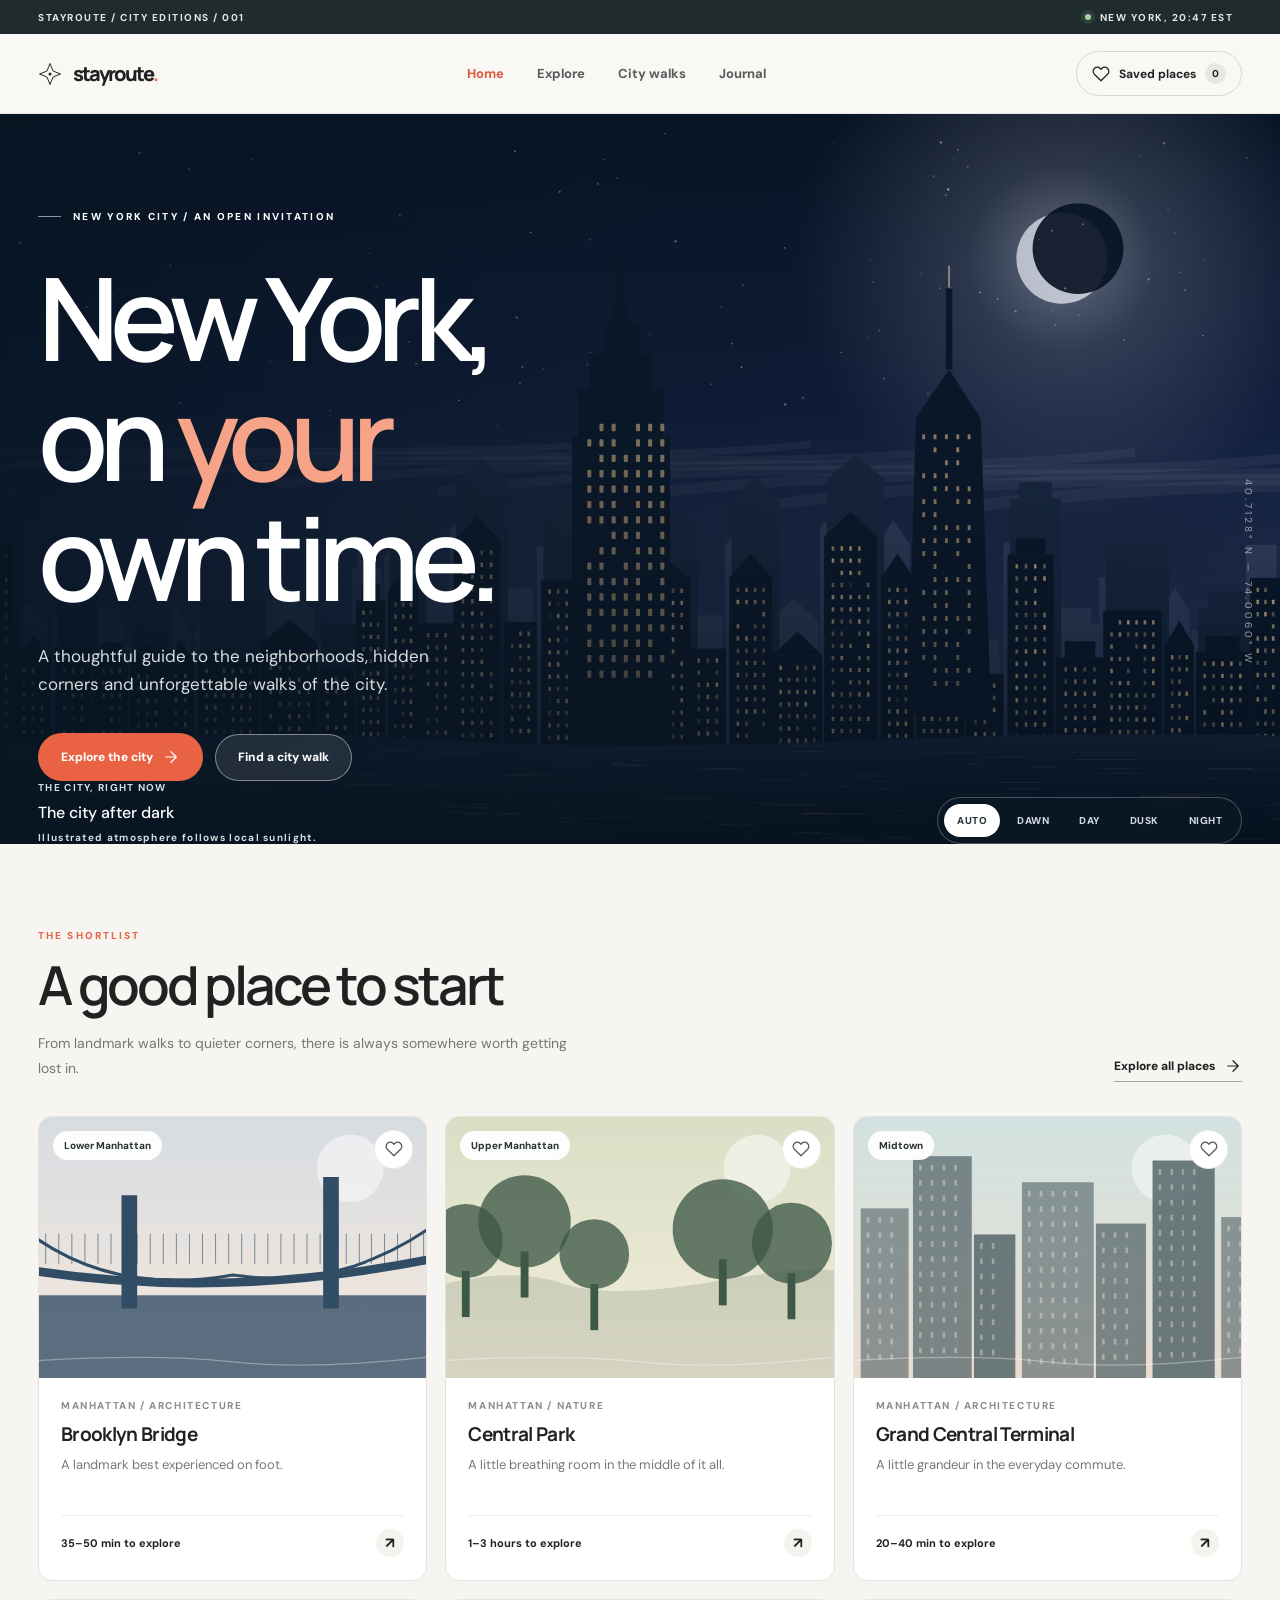
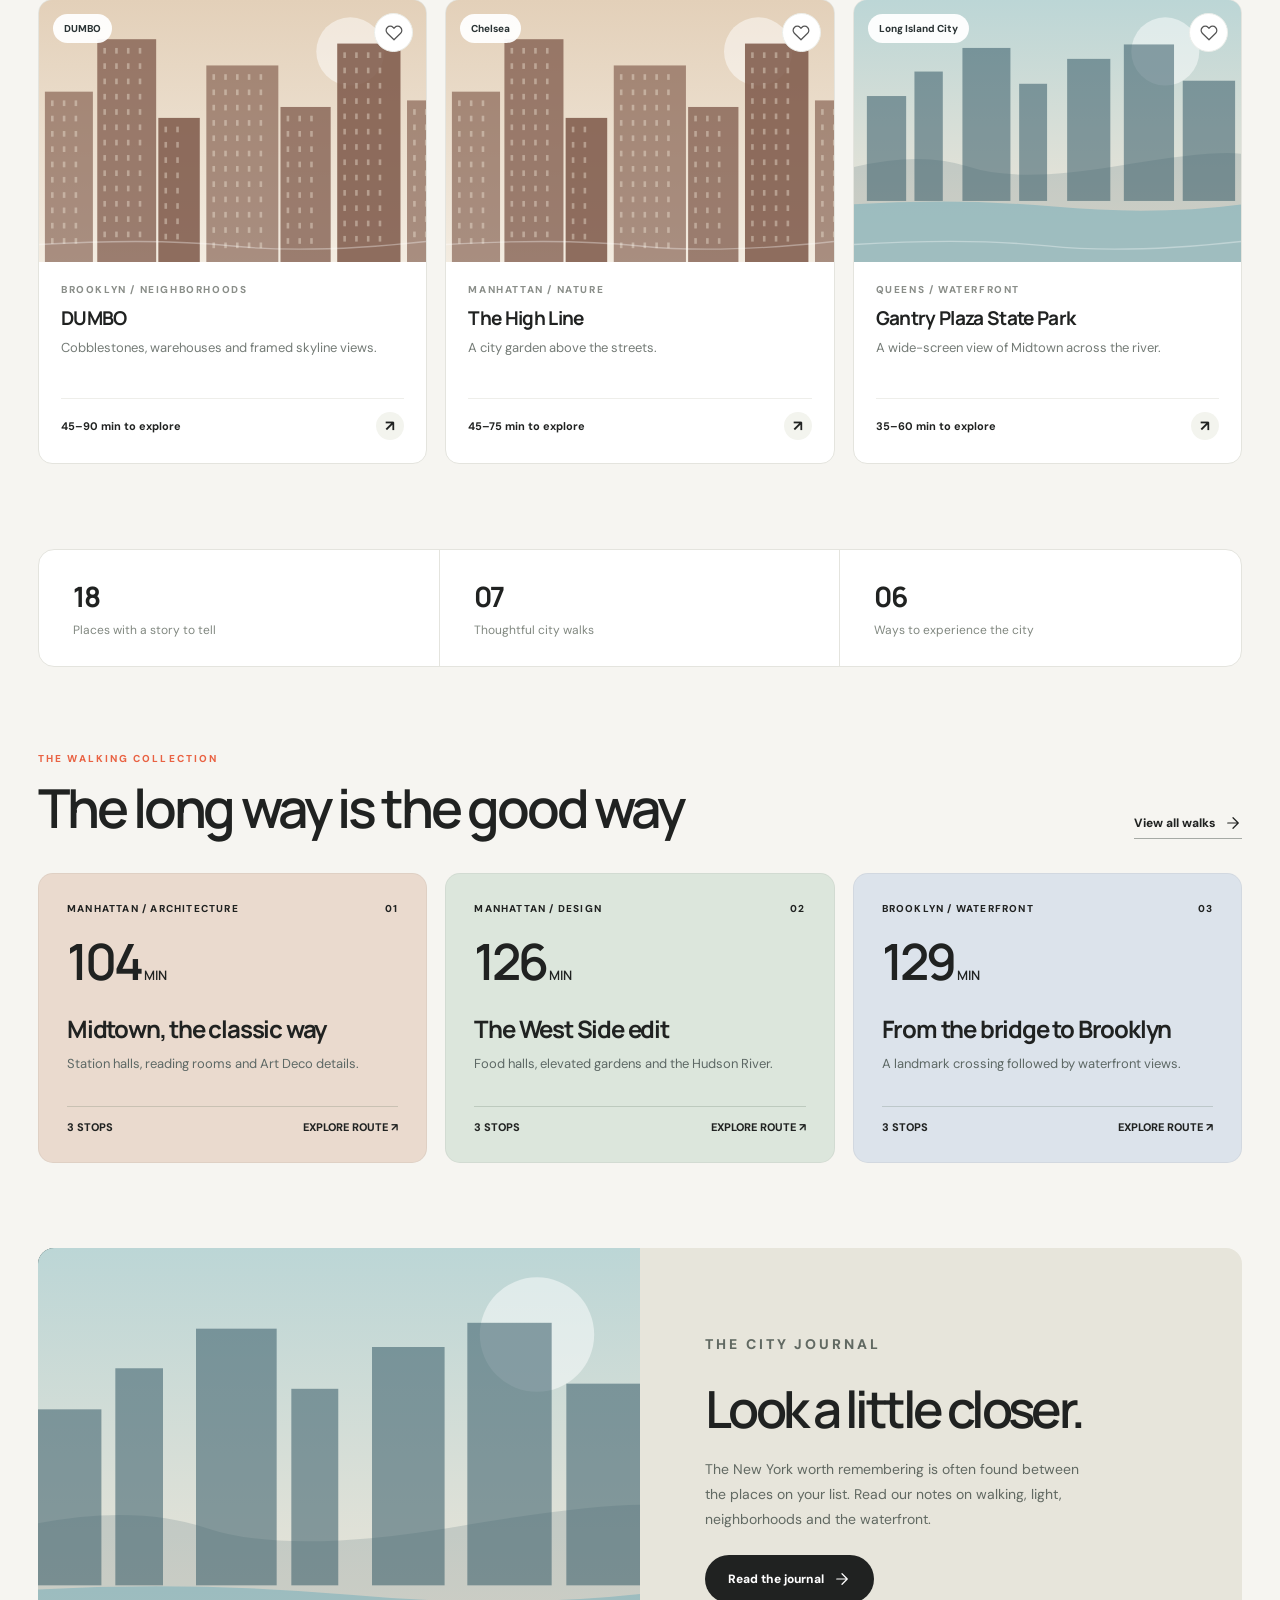
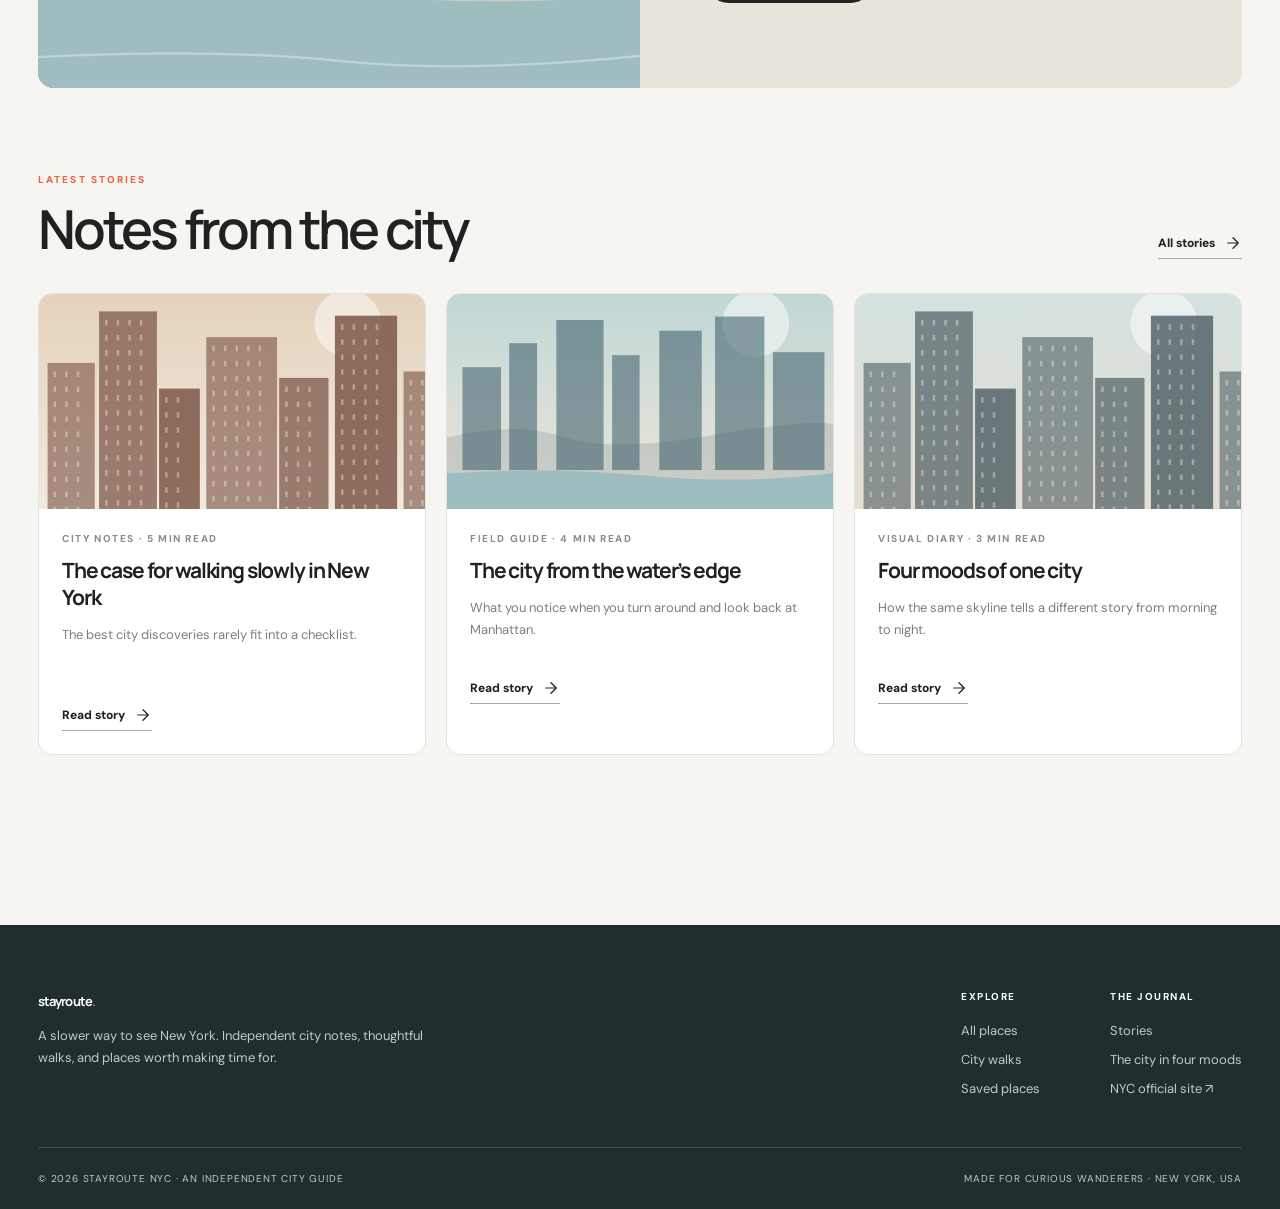
<file: sites/stayroute-nyc/index.html>
<!doctype html>
<html lang="en"><head><meta charset="UTF-8"><meta name="viewport" content="width=device-width,initial-scale=1"><meta name="theme-color" content="#f6f5f1"><meta name="description" content="Stayroute NYC — an independent city guide to New York's places, neighborhoods, and walks."><title>New York in your own time | Stayroute NYC</title><link rel="icon" type="image/svg+xml" href="assets/favicon.svg"><link rel="stylesheet" href="css/site.css"><script defer src="js/data.js"></script><script defer src="js/site.js"></script></head><body data-page="index"><a class="skip" href="#main">Skip to content</a><div class="notice-strip"><div class="wrap notice-inner"><span>STAYROUTE / CITY EDITIONS / 001</span><div class="local-status"><span class="live-dot"></span><span>NEW YORK, <span id="ny-time">--:--</span> <span id="ny-zone">ET</span></span><span class="notice-value" id="ny-weather"></span></div></div></div><header class="site-header"><div class="wrap header-row"><a class="brand" href="index.html" aria-label="Stayroute NYC home"><svg viewBox="0 0 32 32" fill="none" aria-hidden="true"><path d="M16 2L20 12L30 16L20 20L16 30L12 20L2 16L12 12L16 2Z" stroke="currentColor" stroke-width="1.3"/><circle cx="16" cy="16" r="2" fill="currentColor"/></svg><span>stayroute<b>.</b></span></a><nav class="header-links" id="main-nav" aria-label="Primary navigation"><a data-nav="index" href="index.html">Home</a><a data-nav="explore" href="explore.html">Explore</a><a data-nav="walks" href="walks.html">City walks</a><a data-nav="journal" href="journal.html">Journal</a></nav><div class="header-actions"><a class="favorites-link" href="saved.html" aria-label="View saved places"><svg class="icon" viewBox="0 0 24 24"><path d="M20.8 4.6a5.5 5.5 0 0 0-7.8 0L12 5.7l-1.1-1.1a5.5 5.5 0 1 0-7.8 7.8L12 21l8.8-8.6a5.5 5.5 0 0 0 0-7.8Z"/></svg><span class="fav-caption">Saved places</span><span class="favorites-count" id="fav-count">0</span></a><button class="menu-button" id="menu-toggle" type="button" aria-label="Toggle navigation" aria-expanded="false"><svg class="icon" viewBox="0 0 24 24"><path d="M4 7h16M4 12h16M4 17h16"/></svg></button></div></div></header><main class="page" id="main"></main><footer class="site-footer"><div class="wrap"><div class="footer-top"><div><p class="footer-title">stayroute<span style="color:#e96243">.</span></p><p>A slower way to see New York. Independent city notes, thoughtful walks, and places worth making time for.</p></div><div class="footer-links"><div><b>EXPLORE</b><a href="explore.html">All places</a><a href="walks.html">City walks</a><a href="saved.html">Saved places</a></div><div><b>THE JOURNAL</b><a href="journal.html">Stories</a><a href="article.html?id=light-hours">The city in four moods</a><a href="https://www.nyc.gov/" target="_blank" rel="noopener">NYC official site ↗</a></div></div></div><div class="footer-bottom"><span>© 2026 STAYROUTE NYC · AN INDEPENDENT CITY GUIDE</span><span>MADE FOR CURIOUS WANDERERS · NEW YORK, USA</span></div></div></footer><div class="toast" id="toast" role="status" aria-live="polite"></div></body></html>
</file>
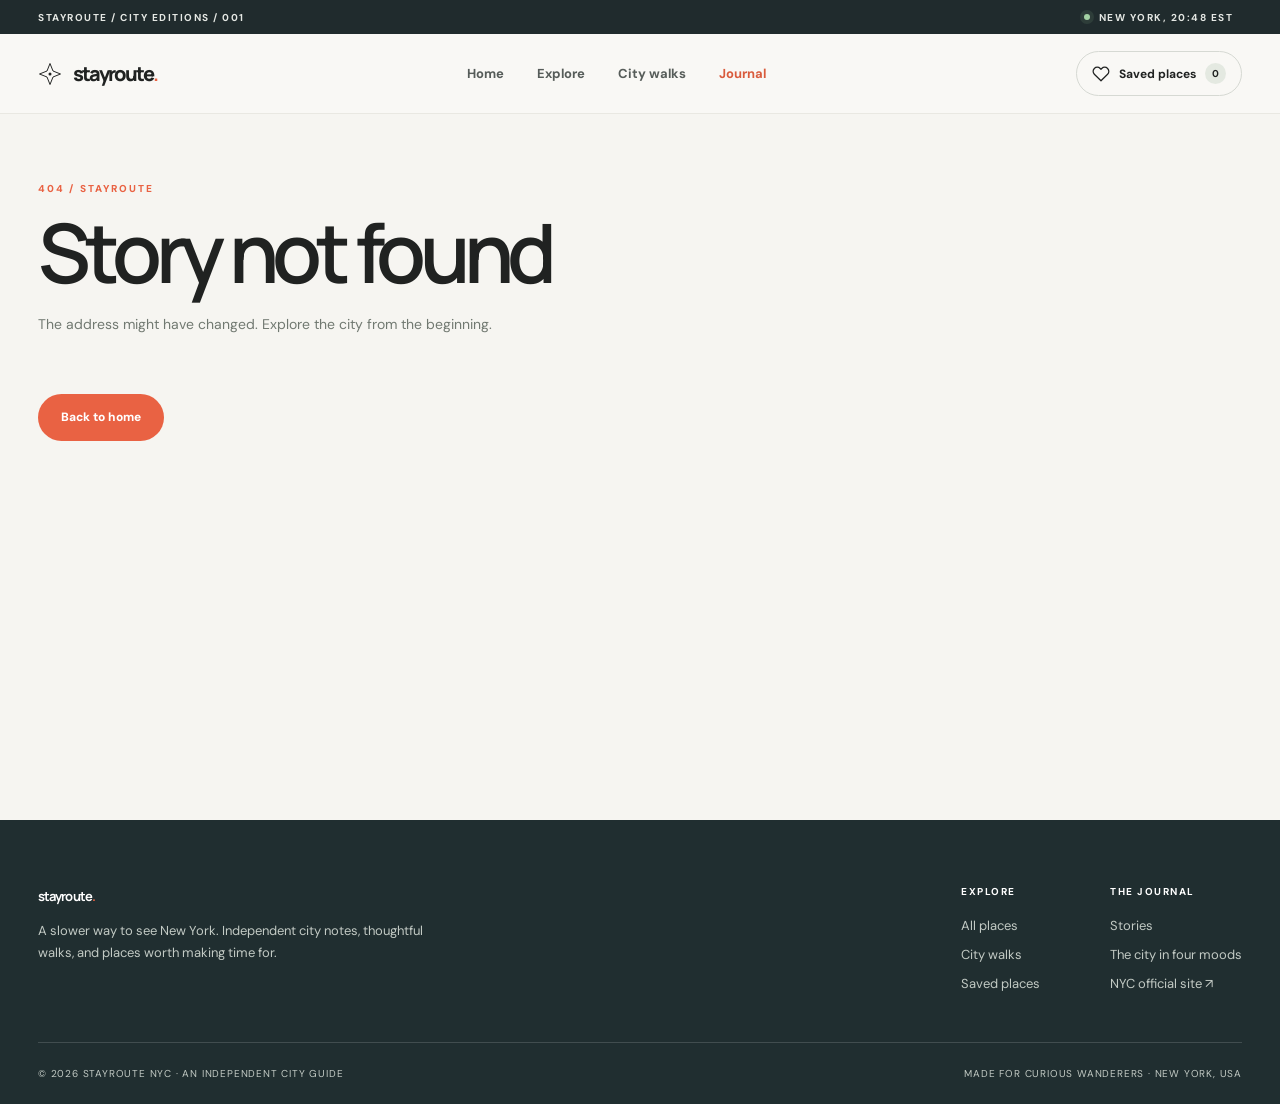
<file: sites/stayroute-nyc/article.html>
<!doctype html>
<html lang="en"><head><meta charset="UTF-8"><meta name="viewport" content="width=device-width,initial-scale=1"><meta name="theme-color" content="#f6f5f1"><meta name="description" content="Stayroute NYC — an independent city guide to New York's places, neighborhoods, and walks."><title>Stayroute NYC Journal | Stayroute NYC</title><link rel="icon" type="image/svg+xml" href="assets/favicon.svg"><link rel="stylesheet" href="css/site.css"><script defer src="js/data.js"></script><script defer src="js/site.js"></script></head><body data-page="article"><a class="skip" href="#main">Skip to content</a><div class="notice-strip"><div class="wrap notice-inner"><span>STAYROUTE / CITY EDITIONS / 001</span><div class="local-status"><span class="live-dot"></span><span>NEW YORK, <span id="ny-time">--:--</span> <span id="ny-zone">ET</span></span><span class="notice-value" id="ny-weather"></span></div></div></div><header class="site-header"><div class="wrap header-row"><a class="brand" href="index.html" aria-label="Stayroute NYC home"><svg viewBox="0 0 32 32" fill="none" aria-hidden="true"><path d="M16 2L20 12L30 16L20 20L16 30L12 20L2 16L12 12L16 2Z" stroke="currentColor" stroke-width="1.3"/><circle cx="16" cy="16" r="2" fill="currentColor"/></svg><span>stayroute<b>.</b></span></a><nav class="header-links" id="main-nav" aria-label="Primary navigation"><a data-nav="index" href="index.html">Home</a><a data-nav="explore" href="explore.html">Explore</a><a data-nav="walks" href="walks.html">City walks</a><a data-nav="journal" href="journal.html">Journal</a></nav><div class="header-actions"><a class="favorites-link" href="saved.html" aria-label="View saved places"><svg class="icon" viewBox="0 0 24 24"><path d="M20.8 4.6a5.5 5.5 0 0 0-7.8 0L12 5.7l-1.1-1.1a5.5 5.5 0 1 0-7.8 7.8L12 21l8.8-8.6a5.5 5.5 0 0 0 0-7.8Z"/></svg><span class="fav-caption">Saved places</span><span class="favorites-count" id="fav-count">0</span></a><button class="menu-button" id="menu-toggle" type="button" aria-label="Toggle navigation" aria-expanded="false"><svg class="icon" viewBox="0 0 24 24"><path d="M4 7h16M4 12h16M4 17h16"/></svg></button></div></div></header><main class="page" id="main"></main><footer class="site-footer"><div class="wrap"><div class="footer-top"><div><p class="footer-title">stayroute<span style="color:#e96243">.</span></p><p>A slower way to see New York. Independent city notes, thoughtful walks, and places worth making time for.</p></div><div class="footer-links"><div><b>EXPLORE</b><a href="explore.html">All places</a><a href="walks.html">City walks</a><a href="saved.html">Saved places</a></div><div><b>THE JOURNAL</b><a href="journal.html">Stories</a><a href="article.html?id=light-hours">The city in four moods</a><a href="https://www.nyc.gov/" target="_blank" rel="noopener">NYC official site ↗</a></div></div></div><div class="footer-bottom"><span>© 2026 STAYROUTE NYC · AN INDEPENDENT CITY GUIDE</span><span>MADE FOR CURIOUS WANDERERS · NEW YORK, USA</span></div></div></footer><div class="toast" id="toast" role="status" aria-live="polite"></div></body></html>
</file>
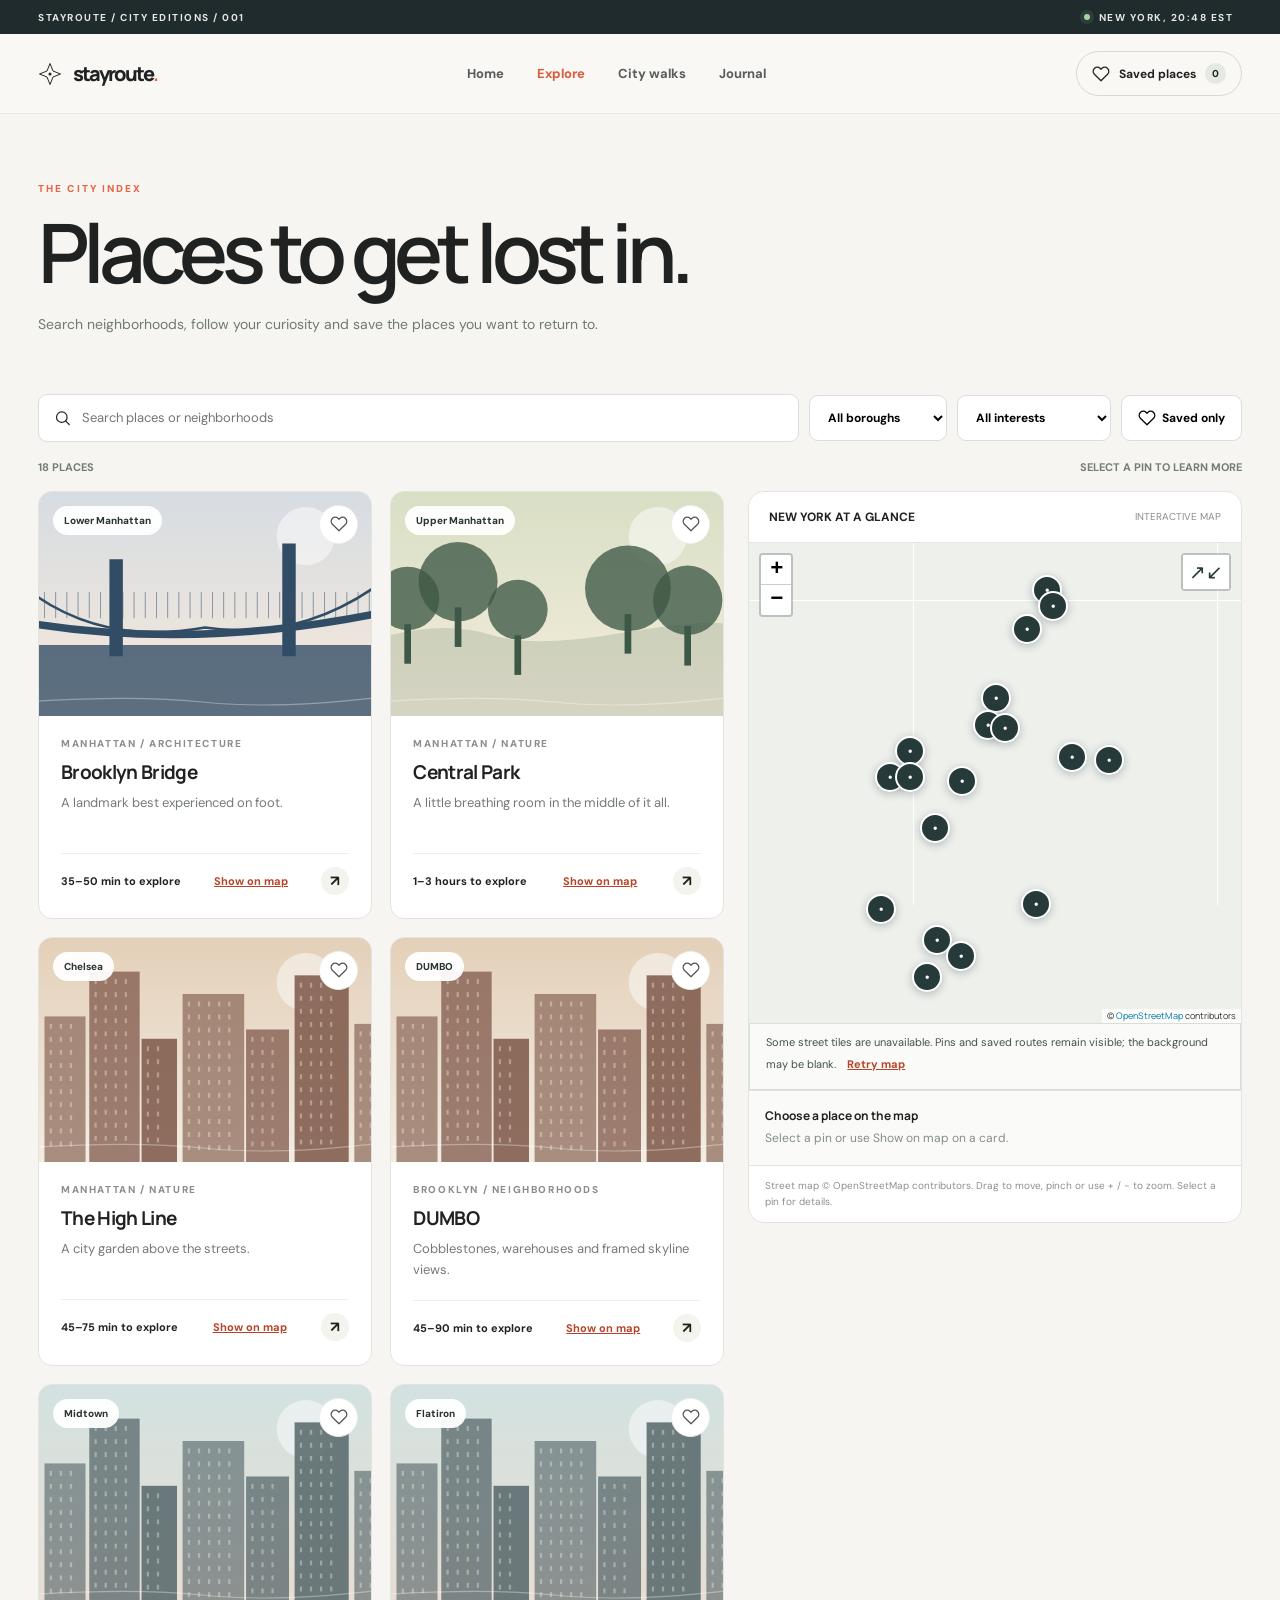
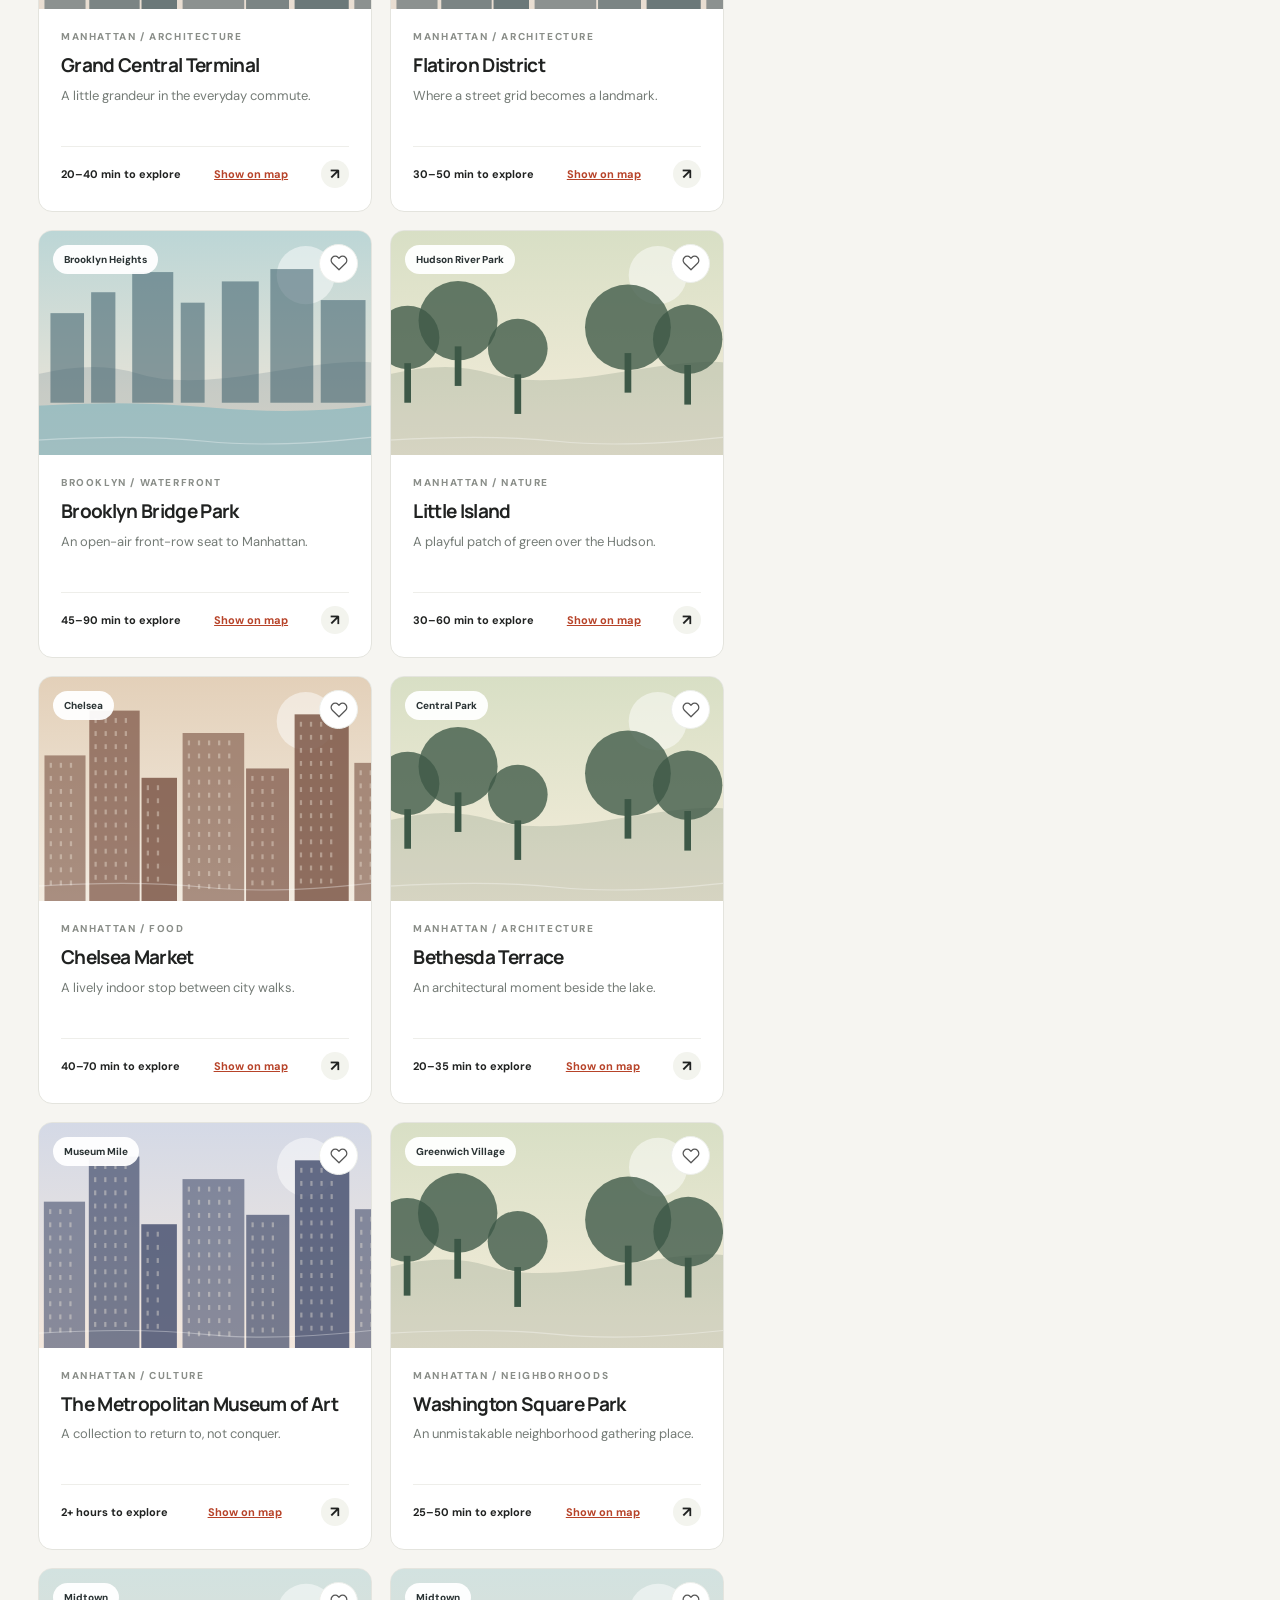
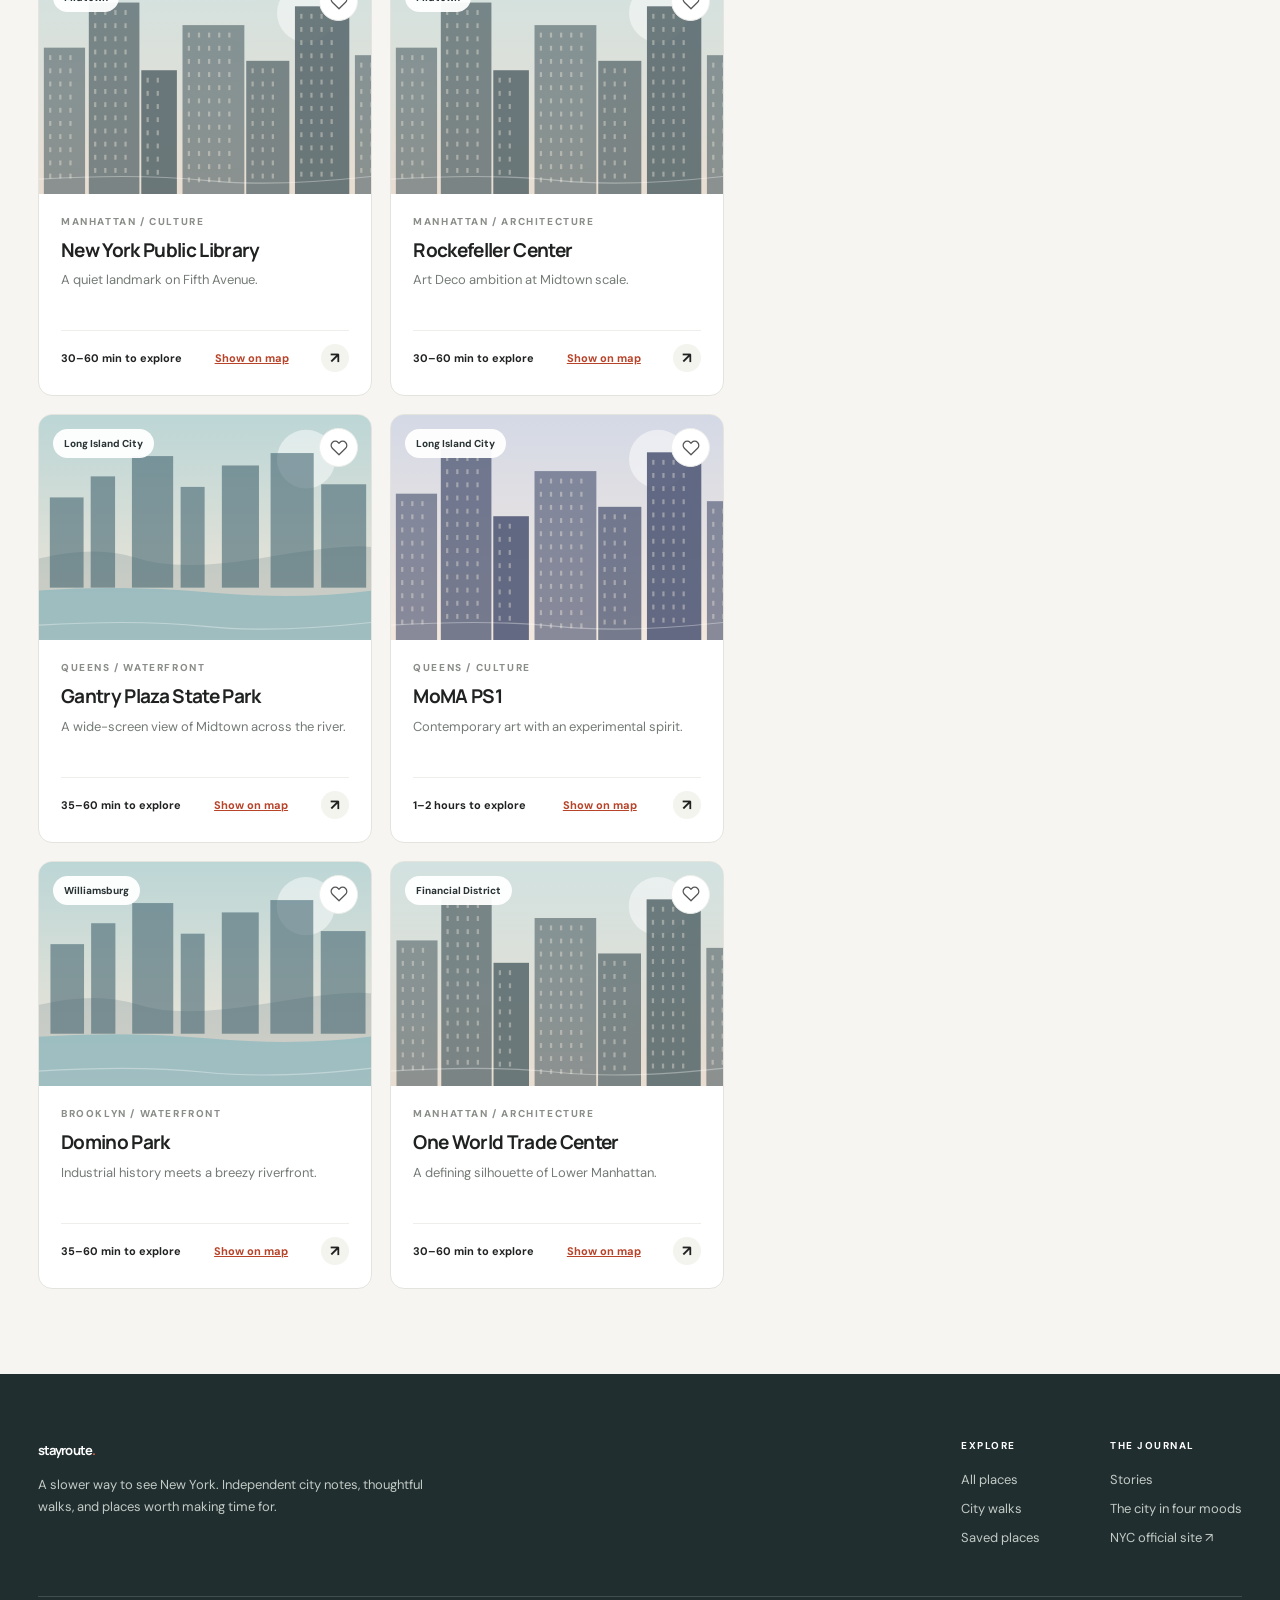
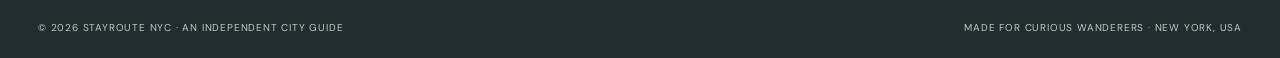
<file: sites/stayroute-nyc/explore.html>
<!doctype html>
<html lang="en"><head><meta charset="UTF-8"><meta name="viewport" content="width=device-width,initial-scale=1"><meta name="theme-color" content="#f6f5f1"><meta name="description" content="Stayroute NYC — an independent city guide to New York's places, neighborhoods, and walks."><title>Places worth discovering | Stayroute NYC</title><link rel="icon" type="image/svg+xml" href="assets/favicon.svg"><link rel="stylesheet" href="vendor/leaflet/leaflet.css"><link rel="stylesheet" href="css/site.css"><link rel="stylesheet" href="css/maps.css"><script defer src="js/data.js"></script><script defer src="vendor/leaflet/leaflet.js"></script><script defer src="js/maps.js?v=20261111-clean-attribution"></script><script defer src="js/site.js"></script></head><body data-page="explore"><a class="skip" href="#main">Skip to content</a><div class="notice-strip"><div class="wrap notice-inner"><span>STAYROUTE / CITY EDITIONS / 001</span><div class="local-status"><span class="live-dot"></span><span>NEW YORK, <span id="ny-time">--:--</span> <span id="ny-zone">ET</span></span><span class="notice-value" id="ny-weather"></span></div></div></div><header class="site-header"><div class="wrap header-row"><a class="brand" href="index.html" aria-label="Stayroute NYC home"><svg viewBox="0 0 32 32" fill="none" aria-hidden="true"><path d="M16 2L20 12L30 16L20 20L16 30L12 20L2 16L12 12L16 2Z" stroke="currentColor" stroke-width="1.3"/><circle cx="16" cy="16" r="2" fill="currentColor"/></svg><span>stayroute<b>.</b></span></a><nav class="header-links" id="main-nav" aria-label="Primary navigation"><a data-nav="index" href="index.html">Home</a><a data-nav="explore" href="explore.html">Explore</a><a data-nav="walks" href="walks.html">City walks</a><a data-nav="journal" href="journal.html">Journal</a></nav><div class="header-actions"><a class="favorites-link" href="saved.html" aria-label="View saved places"><svg class="icon" viewBox="0 0 24 24"><path d="M20.8 4.6a5.5 5.5 0 0 0-7.8 0L12 5.7l-1.1-1.1a5.5 5.5 0 1 0-7.8 7.8L12 21l8.8-8.6a5.5 5.5 0 0 0 0-7.8Z"/></svg><span class="fav-caption">Saved places</span><span class="favorites-count" id="fav-count">0</span></a><button class="menu-button" id="menu-toggle" type="button" aria-label="Toggle navigation" aria-expanded="false"><svg class="icon" viewBox="0 0 24 24"><path d="M4 7h16M4 12h16M4 17h16"/></svg></button></div></div></header><main class="page" id="main"></main><footer class="site-footer"><div class="wrap"><div class="footer-top"><div><p class="footer-title">stayroute<span style="color:#e96243">.</span></p><p>A slower way to see New York. Independent city notes, thoughtful walks, and places worth making time for.</p></div><div class="footer-links"><div><b>EXPLORE</b><a href="explore.html">All places</a><a href="walks.html">City walks</a><a href="saved.html">Saved places</a></div><div><b>THE JOURNAL</b><a href="journal.html">Stories</a><a href="article.html?id=light-hours">The city in four moods</a><a href="https://www.nyc.gov/" target="_blank" rel="noopener">NYC official site ↗</a></div></div></div><div class="footer-bottom"><span>© 2026 STAYROUTE NYC · AN INDEPENDENT CITY GUIDE</span><span>MADE FOR CURIOUS WANDERERS · NEW YORK, USA</span></div></div></footer><div class="toast" id="toast" role="status" aria-live="polite"></div></body></html>
</file>
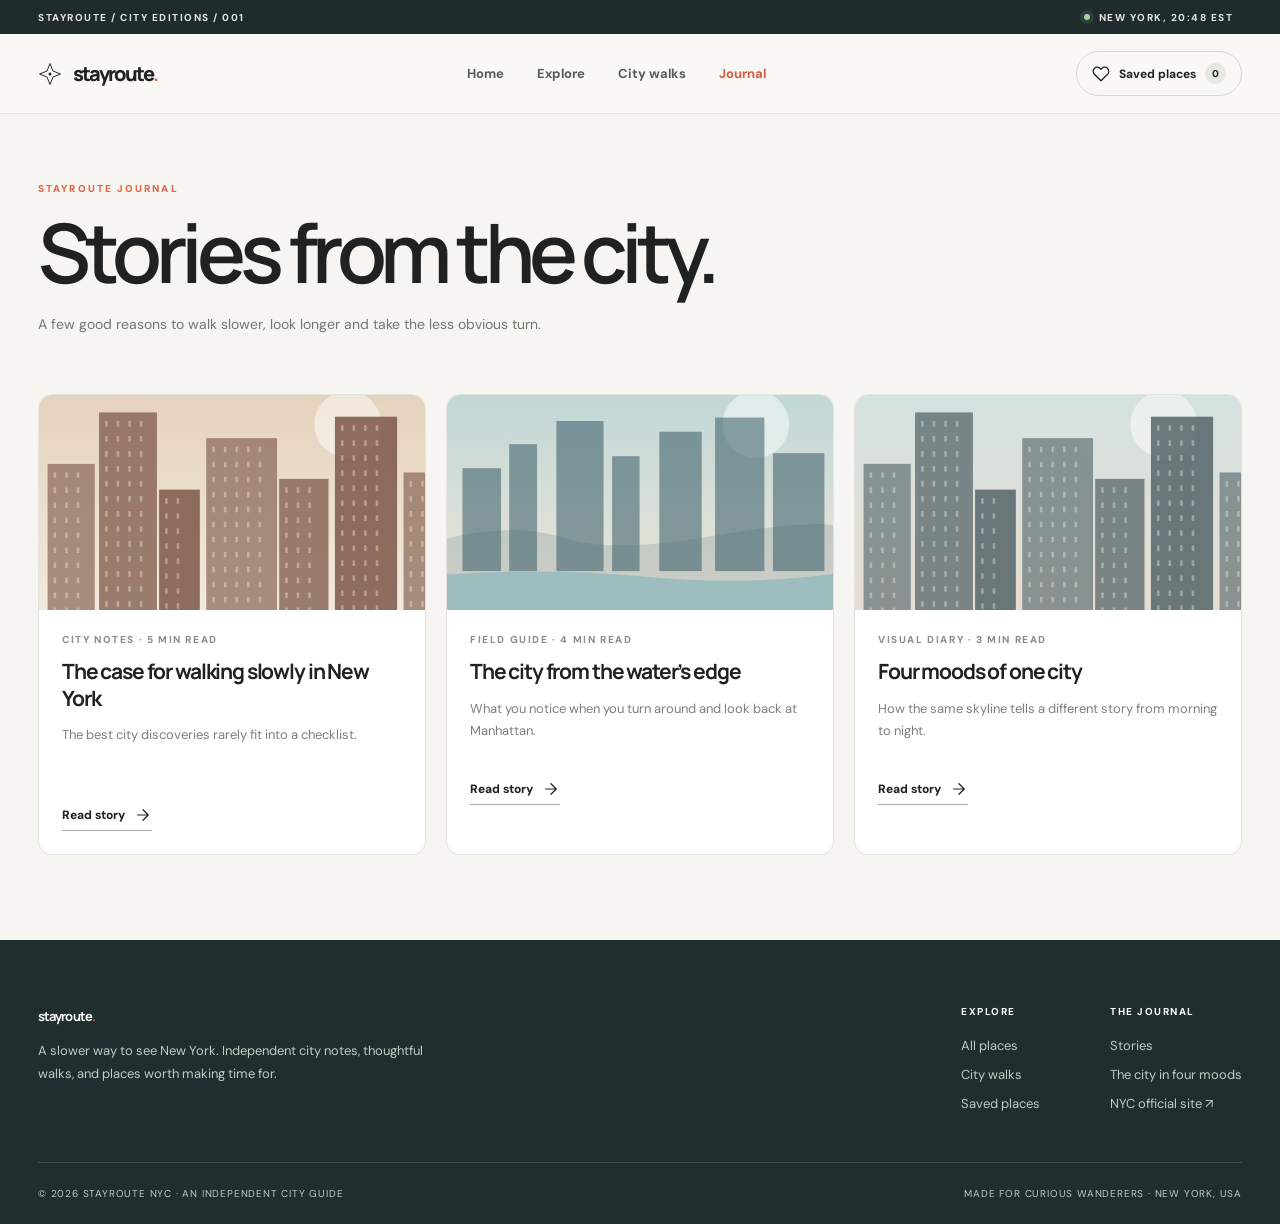
<file: sites/stayroute-nyc/journal.html>
<!doctype html>
<html lang="en"><head><meta charset="UTF-8"><meta name="viewport" content="width=device-width,initial-scale=1"><meta name="theme-color" content="#f6f5f1"><meta name="description" content="Stayroute NYC — an independent city guide to New York's places, neighborhoods, and walks."><title>Notes from the city | Stayroute NYC</title><link rel="icon" type="image/svg+xml" href="assets/favicon.svg"><link rel="stylesheet" href="css/site.css"><script defer src="js/data.js"></script><script defer src="js/site.js"></script></head><body data-page="journal"><a class="skip" href="#main">Skip to content</a><div class="notice-strip"><div class="wrap notice-inner"><span>STAYROUTE / CITY EDITIONS / 001</span><div class="local-status"><span class="live-dot"></span><span>NEW YORK, <span id="ny-time">--:--</span> <span id="ny-zone">ET</span></span><span class="notice-value" id="ny-weather"></span></div></div></div><header class="site-header"><div class="wrap header-row"><a class="brand" href="index.html" aria-label="Stayroute NYC home"><svg viewBox="0 0 32 32" fill="none" aria-hidden="true"><path d="M16 2L20 12L30 16L20 20L16 30L12 20L2 16L12 12L16 2Z" stroke="currentColor" stroke-width="1.3"/><circle cx="16" cy="16" r="2" fill="currentColor"/></svg><span>stayroute<b>.</b></span></a><nav class="header-links" id="main-nav" aria-label="Primary navigation"><a data-nav="index" href="index.html">Home</a><a data-nav="explore" href="explore.html">Explore</a><a data-nav="walks" href="walks.html">City walks</a><a data-nav="journal" href="journal.html">Journal</a></nav><div class="header-actions"><a class="favorites-link" href="saved.html" aria-label="View saved places"><svg class="icon" viewBox="0 0 24 24"><path d="M20.8 4.6a5.5 5.5 0 0 0-7.8 0L12 5.7l-1.1-1.1a5.5 5.5 0 1 0-7.8 7.8L12 21l8.8-8.6a5.5 5.5 0 0 0 0-7.8Z"/></svg><span class="fav-caption">Saved places</span><span class="favorites-count" id="fav-count">0</span></a><button class="menu-button" id="menu-toggle" type="button" aria-label="Toggle navigation" aria-expanded="false"><svg class="icon" viewBox="0 0 24 24"><path d="M4 7h16M4 12h16M4 17h16"/></svg></button></div></div></header><main class="page" id="main"></main><footer class="site-footer"><div class="wrap"><div class="footer-top"><div><p class="footer-title">stayroute<span style="color:#e96243">.</span></p><p>A slower way to see New York. Independent city notes, thoughtful walks, and places worth making time for.</p></div><div class="footer-links"><div><b>EXPLORE</b><a href="explore.html">All places</a><a href="walks.html">City walks</a><a href="saved.html">Saved places</a></div><div><b>THE JOURNAL</b><a href="journal.html">Stories</a><a href="article.html?id=light-hours">The city in four moods</a><a href="https://www.nyc.gov/" target="_blank" rel="noopener">NYC official site ↗</a></div></div></div><div class="footer-bottom"><span>© 2026 STAYROUTE NYC · AN INDEPENDENT CITY GUIDE</span><span>MADE FOR CURIOUS WANDERERS · NEW YORK, USA</span></div></div></footer><div class="toast" id="toast" role="status" aria-live="polite"></div></body></html>
</file>
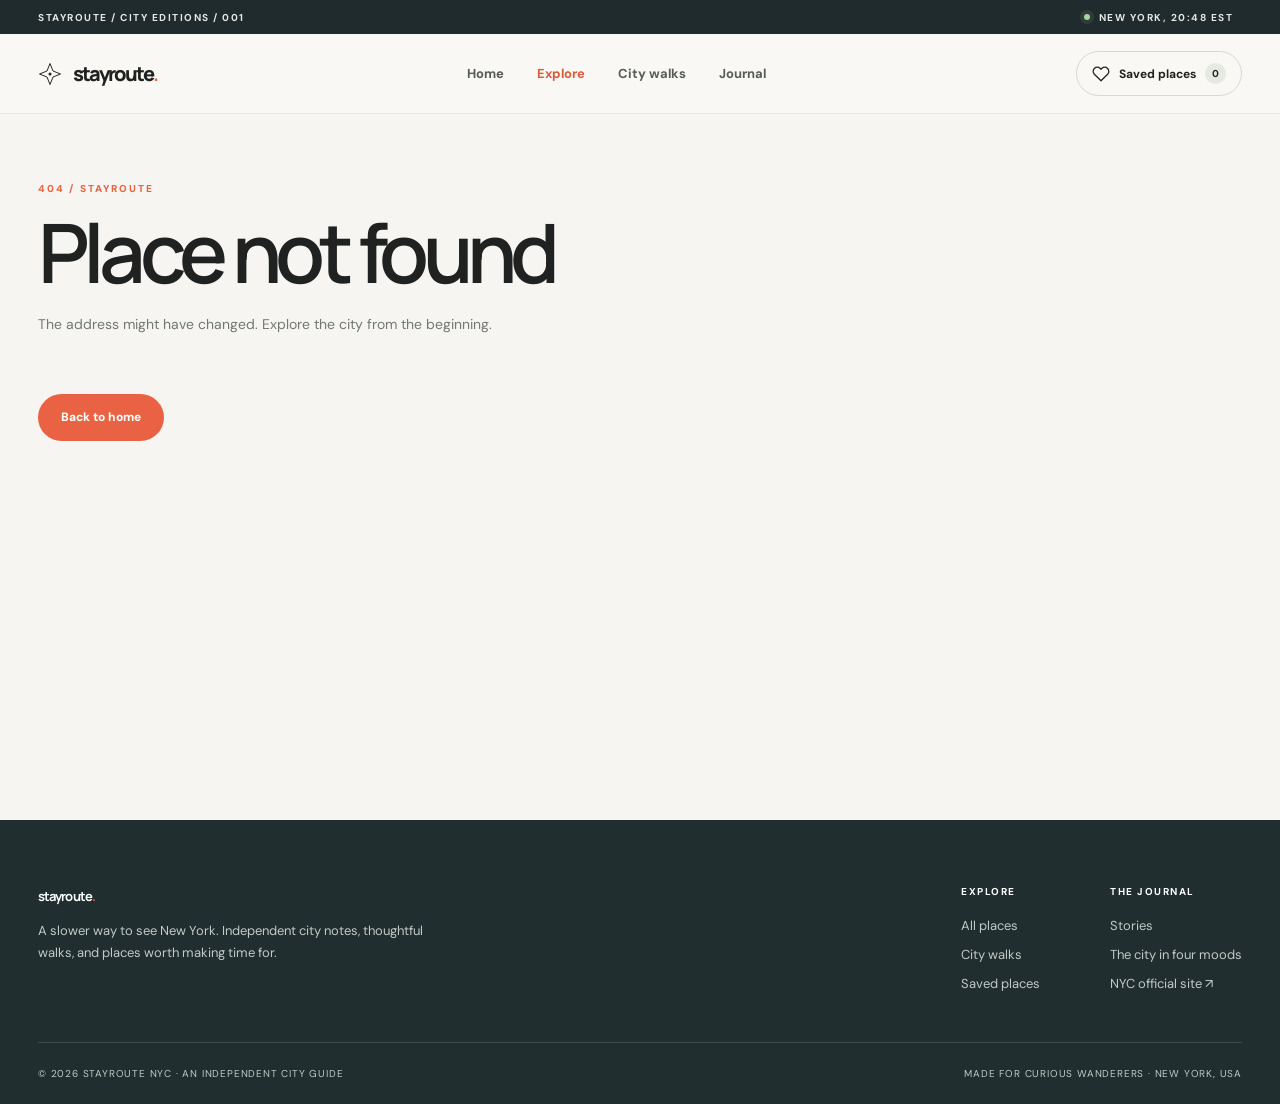
<file: sites/stayroute-nyc/place.html>
<!doctype html>
<html lang="en"><head><meta charset="UTF-8"><meta name="viewport" content="width=device-width,initial-scale=1"><meta name="theme-color" content="#f6f5f1"><meta name="description" content="Stayroute NYC — an independent city guide to New York's places, neighborhoods, and walks."><title>Discover New York | Stayroute NYC</title><link rel="icon" type="image/svg+xml" href="assets/favicon.svg"><link rel="stylesheet" href="css/site.css"><script defer src="js/data.js"></script><script defer src="js/site.js"></script></head><body data-page="place"><a class="skip" href="#main">Skip to content</a><div class="notice-strip"><div class="wrap notice-inner"><span>STAYROUTE / CITY EDITIONS / 001</span><div class="local-status"><span class="live-dot"></span><span>NEW YORK, <span id="ny-time">--:--</span> <span id="ny-zone">ET</span></span><span class="notice-value" id="ny-weather"></span></div></div></div><header class="site-header"><div class="wrap header-row"><a class="brand" href="index.html" aria-label="Stayroute NYC home"><svg viewBox="0 0 32 32" fill="none" aria-hidden="true"><path d="M16 2L20 12L30 16L20 20L16 30L12 20L2 16L12 12L16 2Z" stroke="currentColor" stroke-width="1.3"/><circle cx="16" cy="16" r="2" fill="currentColor"/></svg><span>stayroute<b>.</b></span></a><nav class="header-links" id="main-nav" aria-label="Primary navigation"><a data-nav="index" href="index.html">Home</a><a data-nav="explore" href="explore.html">Explore</a><a data-nav="walks" href="walks.html">City walks</a><a data-nav="journal" href="journal.html">Journal</a></nav><div class="header-actions"><a class="favorites-link" href="saved.html" aria-label="View saved places"><svg class="icon" viewBox="0 0 24 24"><path d="M20.8 4.6a5.5 5.5 0 0 0-7.8 0L12 5.7l-1.1-1.1a5.5 5.5 0 1 0-7.8 7.8L12 21l8.8-8.6a5.5 5.5 0 0 0 0-7.8Z"/></svg><span class="fav-caption">Saved places</span><span class="favorites-count" id="fav-count">0</span></a><button class="menu-button" id="menu-toggle" type="button" aria-label="Toggle navigation" aria-expanded="false"><svg class="icon" viewBox="0 0 24 24"><path d="M4 7h16M4 12h16M4 17h16"/></svg></button></div></div></header><main class="page" id="main"></main><footer class="site-footer"><div class="wrap"><div class="footer-top"><div><p class="footer-title">stayroute<span style="color:#e96243">.</span></p><p>A slower way to see New York. Independent city notes, thoughtful walks, and places worth making time for.</p></div><div class="footer-links"><div><b>EXPLORE</b><a href="explore.html">All places</a><a href="walks.html">City walks</a><a href="saved.html">Saved places</a></div><div><b>THE JOURNAL</b><a href="journal.html">Stories</a><a href="article.html?id=light-hours">The city in four moods</a><a href="https://www.nyc.gov/" target="_blank" rel="noopener">NYC official site ↗</a></div></div></div><div class="footer-bottom"><span>© 2026 STAYROUTE NYC · AN INDEPENDENT CITY GUIDE</span><span>MADE FOR CURIOUS WANDERERS · NEW YORK, USA</span></div></div></footer><div class="toast" id="toast" role="status" aria-live="polite"></div></body></html>
</file>
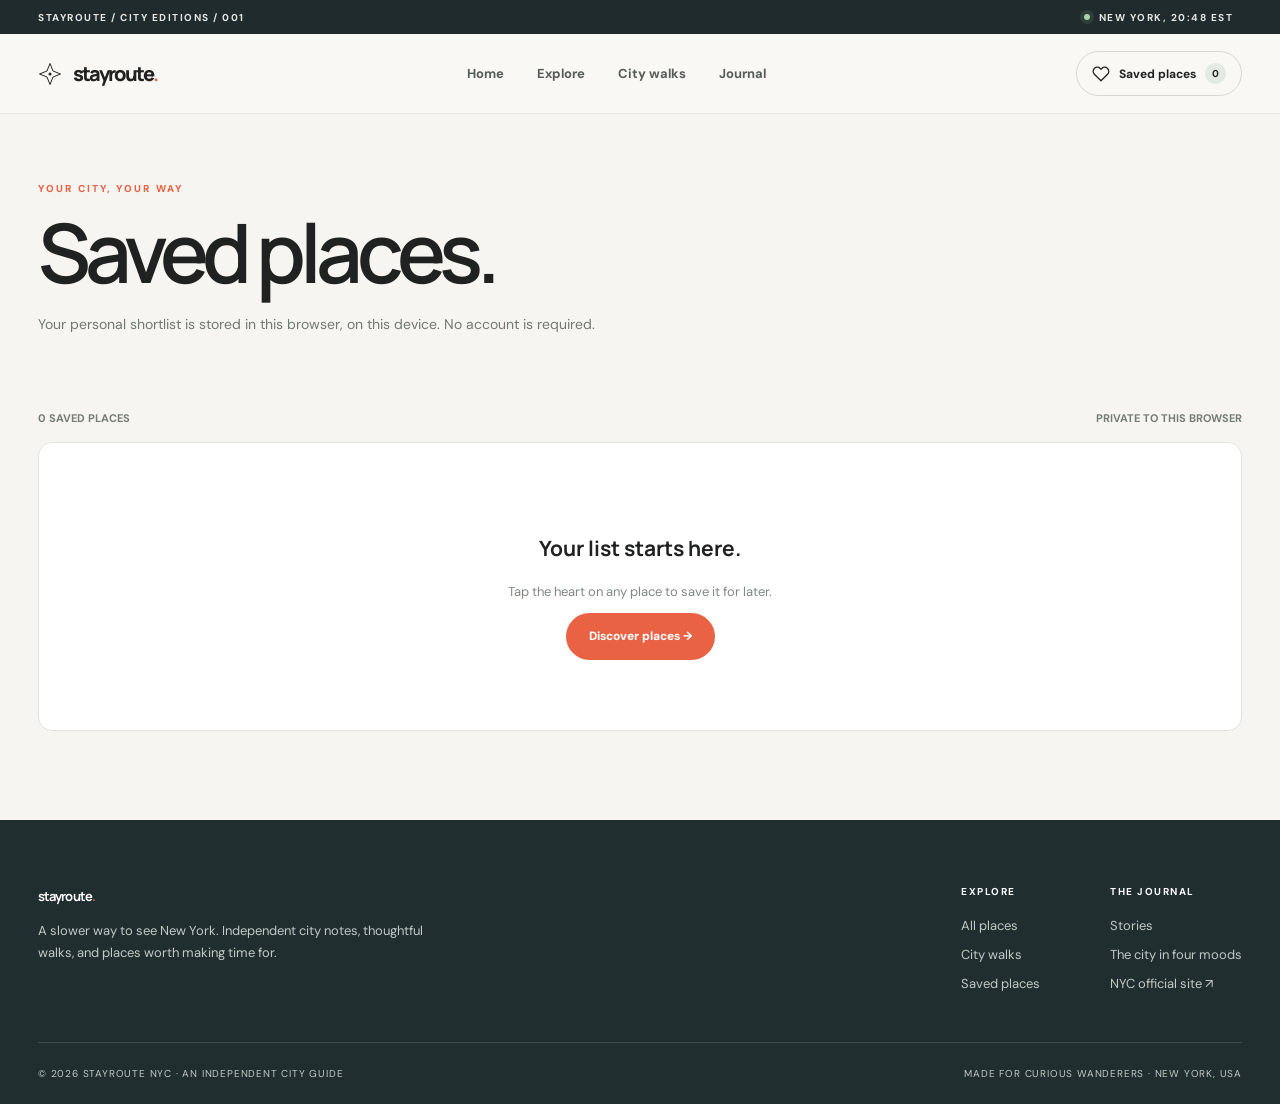
<file: sites/stayroute-nyc/saved.html>
<!doctype html>
<html lang="en"><head><meta charset="UTF-8"><meta name="viewport" content="width=device-width,initial-scale=1"><meta name="theme-color" content="#f6f5f1"><meta name="description" content="Stayroute NYC — an independent city guide to New York's places, neighborhoods, and walks."><title>Your saved places | Stayroute NYC</title><link rel="icon" type="image/svg+xml" href="assets/favicon.svg"><link rel="stylesheet" href="css/site.css"><script defer src="js/data.js"></script><script defer src="js/site.js"></script></head><body data-page="saved"><a class="skip" href="#main">Skip to content</a><div class="notice-strip"><div class="wrap notice-inner"><span>STAYROUTE / CITY EDITIONS / 001</span><div class="local-status"><span class="live-dot"></span><span>NEW YORK, <span id="ny-time">--:--</span> <span id="ny-zone">ET</span></span><span class="notice-value" id="ny-weather"></span></div></div></div><header class="site-header"><div class="wrap header-row"><a class="brand" href="index.html" aria-label="Stayroute NYC home"><svg viewBox="0 0 32 32" fill="none" aria-hidden="true"><path d="M16 2L20 12L30 16L20 20L16 30L12 20L2 16L12 12L16 2Z" stroke="currentColor" stroke-width="1.3"/><circle cx="16" cy="16" r="2" fill="currentColor"/></svg><span>stayroute<b>.</b></span></a><nav class="header-links" id="main-nav" aria-label="Primary navigation"><a data-nav="index" href="index.html">Home</a><a data-nav="explore" href="explore.html">Explore</a><a data-nav="walks" href="walks.html">City walks</a><a data-nav="journal" href="journal.html">Journal</a></nav><div class="header-actions"><a class="favorites-link" href="saved.html" aria-label="View saved places"><svg class="icon" viewBox="0 0 24 24"><path d="M20.8 4.6a5.5 5.5 0 0 0-7.8 0L12 5.7l-1.1-1.1a5.5 5.5 0 1 0-7.8 7.8L12 21l8.8-8.6a5.5 5.5 0 0 0 0-7.8Z"/></svg><span class="fav-caption">Saved places</span><span class="favorites-count" id="fav-count">0</span></a><button class="menu-button" id="menu-toggle" type="button" aria-label="Toggle navigation" aria-expanded="false"><svg class="icon" viewBox="0 0 24 24"><path d="M4 7h16M4 12h16M4 17h16"/></svg></button></div></div></header><main class="page" id="main"></main><footer class="site-footer"><div class="wrap"><div class="footer-top"><div><p class="footer-title">stayroute<span style="color:#e96243">.</span></p><p>A slower way to see New York. Independent city notes, thoughtful walks, and places worth making time for.</p></div><div class="footer-links"><div><b>EXPLORE</b><a href="explore.html">All places</a><a href="walks.html">City walks</a><a href="saved.html">Saved places</a></div><div><b>THE JOURNAL</b><a href="journal.html">Stories</a><a href="article.html?id=light-hours">The city in four moods</a><a href="https://www.nyc.gov/" target="_blank" rel="noopener">NYC official site ↗</a></div></div></div><div class="footer-bottom"><span>© 2026 STAYROUTE NYC · AN INDEPENDENT CITY GUIDE</span><span>MADE FOR CURIOUS WANDERERS · NEW YORK, USA</span></div></div></footer><div class="toast" id="toast" role="status" aria-live="polite"></div></body></html>
</file>
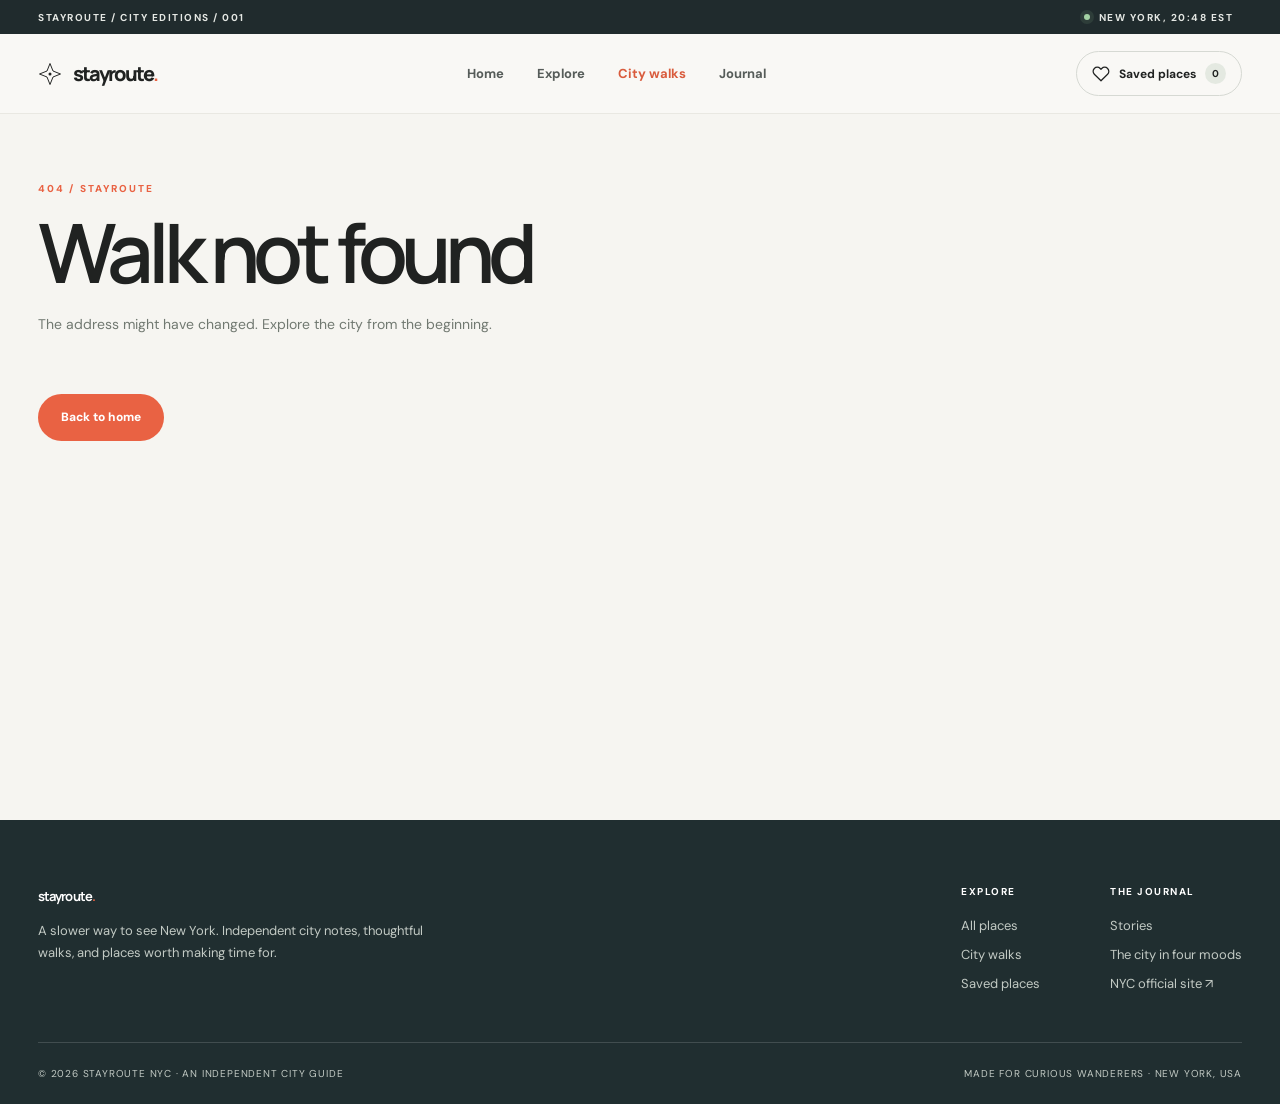
<file: sites/stayroute-nyc/walk.html>
<!doctype html>
<html lang="en"><head><meta charset="UTF-8"><meta name="viewport" content="width=device-width,initial-scale=1"><meta name="theme-color" content="#f6f5f1"><meta name="description" content="Stayroute NYC — an independent city guide to New York's places, neighborhoods, and walks."><title>Take the scenic route | Stayroute NYC</title><link rel="icon" type="image/svg+xml" href="assets/favicon.svg"><link rel="stylesheet" href="vendor/leaflet/leaflet.css"><link rel="stylesheet" href="css/site.css"><link rel="stylesheet" href="css/maps.css"><script defer src="js/data.js"></script><script defer src="vendor/leaflet/leaflet.js"></script><script defer src="js/maps.js?v=20261111-clean-attribution"></script><script defer src="js/site.js"></script></head><body data-page="walk"><a class="skip" href="#main">Skip to content</a><div class="notice-strip"><div class="wrap notice-inner"><span>STAYROUTE / CITY EDITIONS / 001</span><div class="local-status"><span class="live-dot"></span><span>NEW YORK, <span id="ny-time">--:--</span> <span id="ny-zone">ET</span></span><span class="notice-value" id="ny-weather"></span></div></div></div><header class="site-header"><div class="wrap header-row"><a class="brand" href="index.html" aria-label="Stayroute NYC home"><svg viewBox="0 0 32 32" fill="none" aria-hidden="true"><path d="M16 2L20 12L30 16L20 20L16 30L12 20L2 16L12 12L16 2Z" stroke="currentColor" stroke-width="1.3"/><circle cx="16" cy="16" r="2" fill="currentColor"/></svg><span>stayroute<b>.</b></span></a><nav class="header-links" id="main-nav" aria-label="Primary navigation"><a data-nav="index" href="index.html">Home</a><a data-nav="explore" href="explore.html">Explore</a><a data-nav="walks" href="walks.html">City walks</a><a data-nav="journal" href="journal.html">Journal</a></nav><div class="header-actions"><a class="favorites-link" href="saved.html" aria-label="View saved places"><svg class="icon" viewBox="0 0 24 24"><path d="M20.8 4.6a5.5 5.5 0 0 0-7.8 0L12 5.7l-1.1-1.1a5.5 5.5 0 1 0-7.8 7.8L12 21l8.8-8.6a5.5 5.5 0 0 0 0-7.8Z"/></svg><span class="fav-caption">Saved places</span><span class="favorites-count" id="fav-count">0</span></a><button class="menu-button" id="menu-toggle" type="button" aria-label="Toggle navigation" aria-expanded="false"><svg class="icon" viewBox="0 0 24 24"><path d="M4 7h16M4 12h16M4 17h16"/></svg></button></div></div></header><main class="page" id="main"></main><footer class="site-footer"><div class="wrap"><div class="footer-top"><div><p class="footer-title">stayroute<span style="color:#e96243">.</span></p><p>A slower way to see New York. Independent city notes, thoughtful walks, and places worth making time for.</p></div><div class="footer-links"><div><b>EXPLORE</b><a href="explore.html">All places</a><a href="walks.html">City walks</a><a href="saved.html">Saved places</a></div><div><b>THE JOURNAL</b><a href="journal.html">Stories</a><a href="article.html?id=light-hours">The city in four moods</a><a href="https://www.nyc.gov/" target="_blank" rel="noopener">NYC official site ↗</a></div></div></div><div class="footer-bottom"><span>© 2026 STAYROUTE NYC · AN INDEPENDENT CITY GUIDE</span><span>MADE FOR CURIOUS WANDERERS · NEW YORK, USA</span></div></div></footer><div class="toast" id="toast" role="status" aria-live="polite"></div></body></html>
</file>
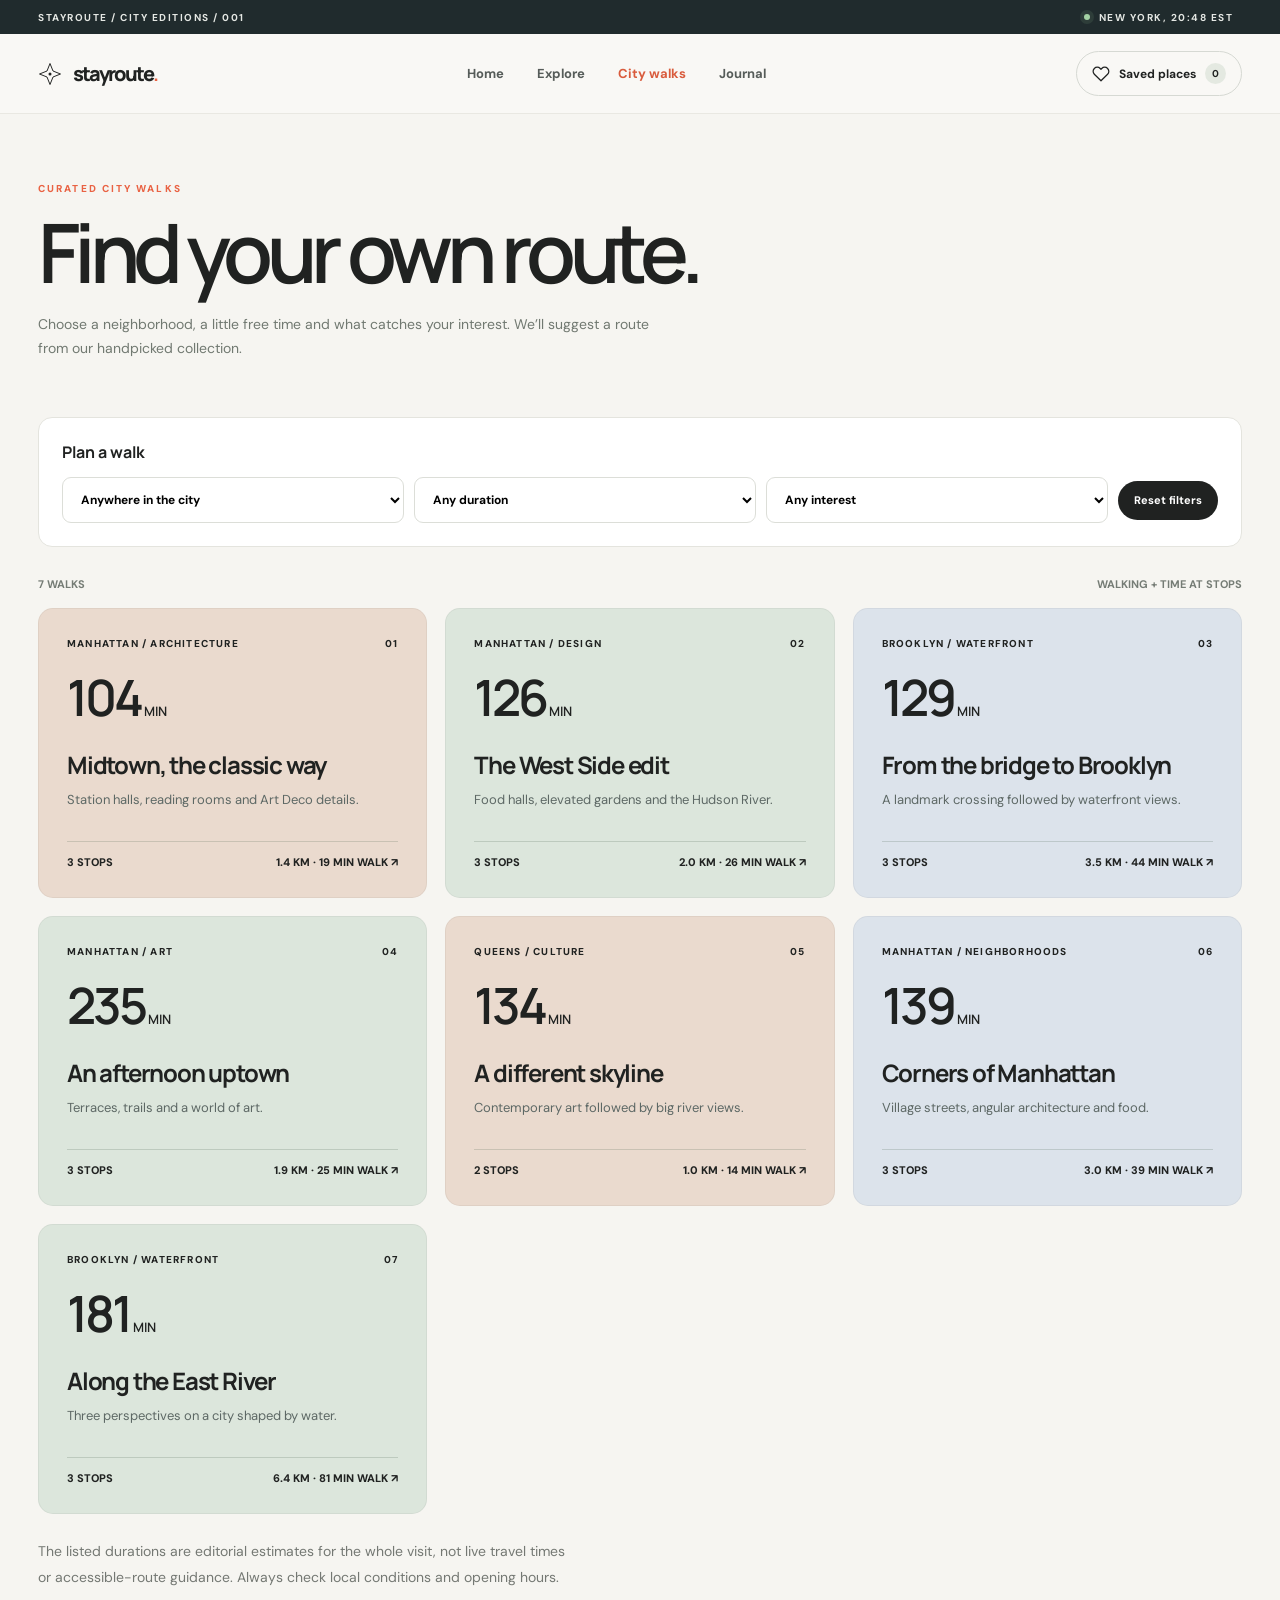
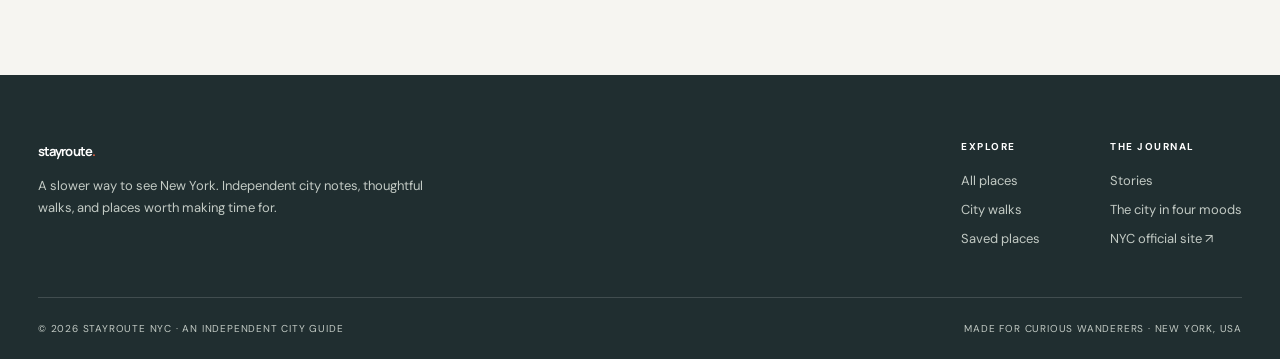
<file: sites/stayroute-nyc/walks.html>
<!doctype html>
<html lang="en"><head><meta charset="UTF-8"><meta name="viewport" content="width=device-width,initial-scale=1"><meta name="theme-color" content="#f6f5f1"><meta name="description" content="Stayroute NYC — an independent city guide to New York's places, neighborhoods, and walks."><title>Find your own route | Stayroute NYC</title><link rel="icon" type="image/svg+xml" href="assets/favicon.svg"><link rel="stylesheet" href="css/site.css"><script defer src="js/data.js"></script><script defer src="js/site.js"></script></head><body data-page="walks"><a class="skip" href="#main">Skip to content</a><div class="notice-strip"><div class="wrap notice-inner"><span>STAYROUTE / CITY EDITIONS / 001</span><div class="local-status"><span class="live-dot"></span><span>NEW YORK, <span id="ny-time">--:--</span> <span id="ny-zone">ET</span></span><span class="notice-value" id="ny-weather"></span></div></div></div><header class="site-header"><div class="wrap header-row"><a class="brand" href="index.html" aria-label="Stayroute NYC home"><svg viewBox="0 0 32 32" fill="none" aria-hidden="true"><path d="M16 2L20 12L30 16L20 20L16 30L12 20L2 16L12 12L16 2Z" stroke="currentColor" stroke-width="1.3"/><circle cx="16" cy="16" r="2" fill="currentColor"/></svg><span>stayroute<b>.</b></span></a><nav class="header-links" id="main-nav" aria-label="Primary navigation"><a data-nav="index" href="index.html">Home</a><a data-nav="explore" href="explore.html">Explore</a><a data-nav="walks" href="walks.html">City walks</a><a data-nav="journal" href="journal.html">Journal</a></nav><div class="header-actions"><a class="favorites-link" href="saved.html" aria-label="View saved places"><svg class="icon" viewBox="0 0 24 24"><path d="M20.8 4.6a5.5 5.5 0 0 0-7.8 0L12 5.7l-1.1-1.1a5.5 5.5 0 1 0-7.8 7.8L12 21l8.8-8.6a5.5 5.5 0 0 0 0-7.8Z"/></svg><span class="fav-caption">Saved places</span><span class="favorites-count" id="fav-count">0</span></a><button class="menu-button" id="menu-toggle" type="button" aria-label="Toggle navigation" aria-expanded="false"><svg class="icon" viewBox="0 0 24 24"><path d="M4 7h16M4 12h16M4 17h16"/></svg></button></div></div></header><main class="page" id="main"></main><footer class="site-footer"><div class="wrap"><div class="footer-top"><div><p class="footer-title">stayroute<span style="color:#e96243">.</span></p><p>A slower way to see New York. Independent city notes, thoughtful walks, and places worth making time for.</p></div><div class="footer-links"><div><b>EXPLORE</b><a href="explore.html">All places</a><a href="walks.html">City walks</a><a href="saved.html">Saved places</a></div><div><b>THE JOURNAL</b><a href="journal.html">Stories</a><a href="article.html?id=light-hours">The city in four moods</a><a href="https://www.nyc.gov/" target="_blank" rel="noopener">NYC official site ↗</a></div></div></div><div class="footer-bottom"><span>© 2026 STAYROUTE NYC · AN INDEPENDENT CITY GUIDE</span><span>MADE FOR CURIOUS WANDERERS · NEW YORK, USA</span></div></div></footer><div class="toast" id="toast" role="status" aria-live="polite"></div></body></html>
</file>
<file: sites/stayroute-nyc/css/site.css>
@import url('https://fonts.googleapis.com/css2?family=DM+Sans:wght@400;500;600;700&family=Manrope:wght@400;500;600;700;800&display=swap');
:root{--paper:#f6f5f1;--white:#fff;--ink:#202221;--muted:#747873;--line:#e4e4de;--orange:#e96243;--deep:#172733;--sage:#dfe5d6;--radius:14px;--max:1320px}
*{box-sizing:border-box}html{scroll-behavior:smooth}body{margin:0;color:var(--ink);background:var(--paper);font-family:'DM Sans',Arial,sans-serif;-webkit-font-smoothing:antialiased}button,input,select{font:inherit}button{cursor:pointer}a{color:inherit;text-decoration:none}img{max-width:100%;display:block}button:focus-visible,a:focus-visible,input:focus-visible,select:focus-visible{outline:2px solid var(--orange);outline-offset:3px}::selection{background:#f7b5a3;color:#1e2928}.wrap{max-width:var(--max);padding:0 38px;margin:0 auto}.notice-strip{background:#202b2d;color:#e5e8e4;font-size:10px;letter-spacing:.15em;font-weight:700;min-height:34px;display:flex;align-items:center}.notice-inner{display:flex;justify-content:space-between;gap:12px;width:100%}.notice-value{color:#eee}.local-status{display:flex;align-items:center;gap:9px}.live-dot{width:6px;height:6px;background:#a4d3a4;border-radius:50%;box-shadow:0 0 0 4px #a4d3a41b}.site-header{background:#f9f8f5;position:sticky;top:0;z-index:70;border-bottom:1px solid #e9e8e2}.header-row{height:79px;display:flex;justify-content:space-between;align-items:center;gap:24px}.brand{font-family:Manrope,Arial,sans-serif;font-size:20px;font-weight:800;letter-spacing:-.09em;display:flex;align-items:center;gap:11px;white-space:nowrap}.brand svg{width:24px;height:24px}.brand b{color:var(--orange)}.header-links{display:flex;align-items:center;gap:33px;margin:0 auto}.header-links a{font-size:13px;font-weight:700;color:#565c59;transition:.2s}.header-links a:hover,.header-links a.active{color:#d95b3c}.header-actions{display:flex;gap:16px;align-items:center}.favorites-link{border:1px solid #d6d9d3;padding:11px 15px;border-radius:100px;font-weight:700;font-size:12px;display:flex;gap:9px;align-items:center;white-space:nowrap}.favorites-count{display:inline-flex;align-items:center;justify-content:center;background:#e4e9e1;border-radius:50%;width:21px;height:21px;font-size:10px}.icon{width:18px;height:18px;stroke:currentColor;stroke-width:1.65;fill:none;stroke-linecap:round;stroke-linejoin:round;display:inline-block;vertical-align:middle}.menu-button{border:0;background:none;padding:8px;display:none}.page{min-height:69vh}.hero{position:relative;height:min(730px,calc(100svh - 112px));min-height:610px;background:#102032;color:#fff;overflow:hidden}.hero-image-layer{position:absolute;inset:0;background-size:cover;background-position:center 50%;opacity:1;transition:opacity .7s ease,background-image .4s ease}.hero::before{content:'';position:absolute;inset:0;background:linear-gradient(90deg,rgba(8,21,34,.81) 0%,rgba(13,24,35,.38) 46%,rgba(13,26,36,.04) 100%),linear-gradient(0deg,rgba(5,16,28,.8) 0%,transparent 54%);z-index:1}.hero-content{position:relative;z-index:2;display:flex;flex-direction:column;height:100%;padding-top:86px;padding-bottom:32px}.eyebrow{font-size:10px;font-weight:800;letter-spacing:.23em;text-transform:uppercase;display:flex;align-items:center;gap:12px}.eyebrow:before{content:'';display:inline-block;width:23px;height:1px;background:currentColor;opacity:.55}.hero h1,.display-heading{font-family:Manrope,Arial,sans-serif;font-weight:600;letter-spacing:-.075em;line-height:1.04}.hero h1{font-size:clamp(74px,9vw,140px);margin:25px 0 0;max-width:950px}.hero h1 span{color:#f7a387}.hero-lede{font-size:17px;line-height:1.65;max-width:430px;color:#d6dedf;margin:25px 0}.hero-cta{display:flex;align-items:center;gap:12px;flex-wrap:wrap;margin-top:10px}.button{display:inline-flex;align-items:center;justify-content:center;gap:9px;border-radius:100px;padding:14px 22px;border:1px solid transparent;font-size:12px;font-weight:800;min-height:47px;white-space:nowrap;transition:transform .2s,background .2s,color .2s}.button:hover{transform:translateY(-2px)}.button-primary{background:var(--orange);color:#fff}.button-primary:hover{background:#d84c32}.button-ghost{background:#ffffff19;border-color:#ffffff70;color:#fff;backdrop-filter:blur(6px)}.button-outline{background:transparent;border:1px solid #d8dad3;color:var(--ink)}.button-dark{background:var(--ink);color:#fff}.button-small{min-height:39px;padding:10px 15px;font-size:11px}.hero-bottom{display:flex;align-items:end;justify-content:space-between;margin-top:auto;gap:24px}.hero-meta{display:flex;flex-direction:column;gap:8px;font-size:10px;letter-spacing:.13em;font-weight:700;color:#d5e0e0}.hero-meta strong{font-size:16px;color:#fff;letter-spacing:0;font-weight:500}.phase-switcher{display:flex;gap:4px;align-items:center;background:#0b1a27ae;border:1px solid #ffffff42;border-radius:100px;padding:6px;backdrop-filter:blur(12px)}.phase-switcher button{border:0;background:transparent;color:#d2d8df;font-size:10px;letter-spacing:.05em;font-weight:800;border-radius:100px;padding:10px 13px}.phase-switcher button.active{background:#fff;color:#25333b}.hero-vertical{position:absolute;z-index:2;top:50%;right:25px;writing-mode:vertical-rl;font-size:10px;letter-spacing:.3em;color:#eff2f1;opacity:.6}.section{padding:85px 0}.section-header{display:flex;align-items:end;justify-content:space-between;gap:26px;margin-bottom:34px}.kicker{font-size:10px;text-transform:uppercase;letter-spacing:.21em;font-weight:800;color:var(--orange);margin:0 0 12px}.section-title{font-family:Manrope,Arial,sans-serif;font-size:clamp(32px,4.2vw,55px);font-weight:600;letter-spacing:-.06em;line-height:1.14;margin:0}.section-desc{max-width:540px;color:var(--muted);font-size:14px;line-height:1.8;margin:16px 0 0}.text-link{display:inline-flex;align-items:center;gap:9px;font-size:12px;font-weight:800;border-bottom:1px solid #a6aaa5;padding-bottom:6px;white-space:nowrap}.text-link:hover{color:var(--orange)}.place-grid{display:grid;grid-template-columns:repeat(3,minmax(0,1fr));gap:18px}.place-card{border:1px solid var(--line);border-radius:var(--radius);overflow:hidden;background:#fff;position:relative;transition:transform .25s,box-shadow .25s}.place-card:hover{transform:translateY(-4px);box-shadow:0 20px 40px #17273312}.place-photo{display:block;position:relative;aspect-ratio:1.48;background:#d7dedc;overflow:hidden}.place-photo img{width:100%;height:100%;object-fit:cover;position:relative;z-index:1;transition:transform .4s}.place-card:hover img{transform:scale(1.035)}.place-photo .fallback{position:absolute;inset:0;background-size:cover;background-position:center;z-index:0}.place-photo .photo-label{z-index:2;position:absolute;top:14px;left:14px;background:#fffffff1;color:#2b3435;padding:8px 11px;border-radius:100px;font-size:10px;font-weight:800}.fav-button{position:absolute;z-index:4;right:13px;top:13px;width:39px;height:39px;border-radius:50%;border:1px solid #eceeea;background:#fff;display:grid;place-items:center;color:#555}.fav-button svg{width:18px;height:18px}.fav-button.saved{color:var(--orange);border-color:#ffdad0;background:#fff1ec}.fav-button.saved svg{fill:currentColor}.place-info{padding:21px 22px 23px}.mini-meta{font-size:10px;text-transform:uppercase;letter-spacing:.16em;color:#8a8e89;font-weight:800}.place-info h3{margin:10px 0 7px;font:700 19px/1.3 Manrope,Arial,sans-serif;letter-spacing:-.035em}.place-info p{font-size:13px;line-height:1.65;color:#747b76;margin:0 0 19px;min-height:42px}.card-foot{border-top:1px solid #eeeeea;padding-top:13px;display:flex;justify-content:space-between;align-items:center;font-size:11px;font-weight:700}.arrow-circle{width:28px;height:28px;border-radius:50%;display:grid;place-items:center;background:#f3f4ee;font-size:15px}.stats-bar{display:grid;grid-template-columns:repeat(3,1fr);border:1px solid var(--line);background:white;border-radius:16px;overflow:hidden}.stat-item{padding:27px 34px;border-right:1px solid var(--line)}.stat-item:last-child{border:0}.stat-item strong{font:700 28px Manrope,Arial,sans-serif;letter-spacing:-.05em;display:block;margin-bottom:3px}.stat-item span{font-size:12px;color:#818880}.editorial-banner{background:#e7e5db;display:grid;grid-template-columns:1fr 1fr;min-height:440px;overflow:hidden;border-radius:16px}.editorial-picture{background:#263c3d url('../assets/waterfront.svg') center/cover}.editorial-copy{padding:65px;display:flex;flex-direction:column;align-items:flex-start;justify-content:center}.editorial-copy h2{font-size:clamp(34px,4vw,59px);font-weight:600;line-height:1.1;letter-spacing:-.07em;margin:0 0 20px;font-family:Manrope}.editorial-copy p{line-height:1.8;color:#616962;max-width:380px;font-size:14px;margin:0 0 23px}.route-grid{display:grid;grid-template-columns:repeat(3,minmax(0,1fr));gap:18px}.route-card{border-radius:15px;min-height:290px;padding:28px;display:flex;flex-direction:column;justify-content:space-between;border:1px solid #0000000c;transition:transform .2s}.route-card:hover{transform:translateY(-4px)}.route-card.peach{background:#eadace}.route-card.sage{background:#dce6dc}.route-card.blue{background:#dce3eb}.route-top{display:flex;justify-content:space-between;font-size:10px;font-weight:800;letter-spacing:.12em}.route-number{font:600 50px Manrope,Arial,sans-serif;letter-spacing:-.06em}.route-card h3{font:700 24px/1.2 Manrope,sans-serif;letter-spacing:-.05em;margin:20px 0 10px}.route-card p{font-size:13px;line-height:1.55;color:#5d6865;margin:0 0 19px}.route-end{display:flex;justify-content:space-between;align-items:center;border-top:1px solid #4b605035;padding-top:13px;font-size:11px;font-weight:800}.journal-grid{display:grid;grid-template-columns:repeat(3,minmax(0,1fr));gap:20px}.journal-card{background:white;border-radius:14px;overflow:hidden;border:1px solid var(--line)}.journal-card>a>.journal-art{height:215px;background-size:cover;background-position:center}.journal-card-body{padding:23px}.journal-card h3{font:700 21px/1.28 Manrope,sans-serif;letter-spacing:-.055em;margin:12px 0}.journal-card p{font-size:13px;line-height:1.7;color:#7a817b;min-height:66px}.site-footer{background:#202e30;color:#c2cac4;margin-top:85px}.footer-top{padding:65px 0 50px;display:flex;justify-content:space-between;gap:32px}.footer-title{font:700 36px Manrope,Arial,sans-serif;letter-spacing:-.07em;color:white;margin:0 0 9px}.footer-top p{max-width:390px;line-height:1.7;font-size:13px}.footer-links{display:flex;gap:70px}.footer-links>div{display:flex;flex-direction:column;gap:12px}.footer-links b{color:white;font-size:10px;letter-spacing:.15em;margin-bottom:7px}.footer-links a{font-size:13px}.footer-links a:hover{color:white}.footer-bottom{border-top:1px solid #ffffff26;padding:24px 0;font-size:10px;display:flex;justify-content:space-between;gap:16px;letter-spacing:.08em}.page-intro{padding:68px 0 43px}.page-intro h1{font:600 clamp(44px,6.7vw,82px)/1.12 Manrope,sans-serif;letter-spacing:-.075em;margin:0 0 12px}.page-intro .intro-copy{font-size:14px;line-height:1.7;color:#717971;max-width:640px}.results-line{display:flex;justify-content:space-between;align-items:center;gap:15px;margin:17px 0;font-size:11px;color:#757c75;font-weight:700}.filters{display:flex;gap:10px;align-items:center;flex-wrap:wrap;margin-bottom:18px}.searchbox{display:flex;align-items:center;gap:9px;background:white;border:1px solid #dcded8;border-radius:9px;min-width:250px;flex:1;padding:0 15px}.searchbox input{width:100%;border:0;background:none;outline:none;min-height:46px;font-size:13px}.select{border:1px solid #dcded8;background:white;border-radius:9px;padding:12px 30px 12px 14px;font-size:12px;font-weight:700;min-height:46px;max-width:210px}.filter-toggle{display:flex;align-items:center;gap:6px;font-size:12px;font-weight:700;padding:13px 16px;border:1px solid #dcded8;border-radius:9px;background:white;min-height:46px}.filter-toggle.active{background:#fbe4da;border-color:#f2baa5}.explore-layout{display:grid;grid-template-columns:minmax(0,1fr) 41%;align-items:start;gap:24px}.explore-layout .place-grid{grid-template-columns:repeat(2,minmax(0,1fr))}.map-panel{position:sticky;top:102px;background:white;border:1px solid var(--line);border-radius:16px;overflow:hidden}.map-heading{padding:17px 20px;display:flex;justify-content:space-between;align-items:center;border-bottom:1px solid var(--line)}.map-heading strong{font-size:12px}.map-heading span{color:#898f8c;font-size:10px}.map-canvas{height:480px;background:#dce6e2;position:relative;overflow:hidden}.map-canvas svg{width:100%;height:100%;display:block}.map-pin{cursor:pointer;filter:drop-shadow(0 3px 4px #0002)}.map-pin circle{transition:all .2s}.map-pin:hover circle,.map-pin.selected circle{r:13;fill:var(--orange)}.map-caption{padding:12px 16px;font-size:10px;line-height:1.6;color:#8b908e;border-top:1px solid var(--line)}.map-selected{padding:13px 16px;display:flex;gap:13px;align-items:center;border-top:1px solid var(--line);background:#fafbf8}.map-selected div{flex:1}.map-selected b{font:700 12px Manrope,sans-serif}.map-selected p{font-size:10px;color:#858e86;margin:4px 0}.map-selected a{font-size:10px;font-weight:800;border-bottom:1px solid #98a39b}.map-zoom{position:absolute;top:12px;right:12px;display:flex;flex-direction:column;gap:3px}.map-zoom button{width:31px;height:31px;border:1px solid #d8ded8;background:#fff;font-size:18px;border-radius:7px}.empty-state{padding:70px 25px;text-align:center;background:#fff;border:1px solid var(--line);border-radius:14px;grid-column:1/-1}.empty-state h3{font:700 21px Manrope,sans-serif}.empty-state p{font-size:13px;color:#818982}.walk-filters{background:white;padding:23px;border:1px solid var(--line);border-radius:14px;margin-bottom:30px}.walk-filters h3{font:700 16px Manrope;margin:0 0 14px}.walk-filters .filters{margin-bottom:0}.walk-filters .select{flex:1;max-width:none}.walk-intro{display:grid;grid-template-columns:1fr 1fr;gap:25px;align-items:center;margin-bottom:40px}.walk-intro .illustration{background:#d3dfda url('../assets/bridge.svg') center/cover;min-height:260px;border-radius:14px}.detail-intro{display:grid;grid-template-columns:1.2fr .8fr;gap:30px;align-items:center;padding:55px 0}.detail-intro h1{font:600 clamp(42px,5.7vw,77px)/1.06 Manrope;letter-spacing:-.075em;margin:12px 0 17px}.detail-intro p{color:#6f7770;line-height:1.8;font-size:15px;max-width:640px}.detail-intro .detail-image{height:420px;border-radius:14px;background-size:cover;background-position:center;overflow:hidden;position:relative}.detail-image img{width:100%;height:100%;object-fit:cover}.detail-panels{display:grid;grid-template-columns:1.1fr .9fr;gap:38px}.detail-prose{font-size:15px;color:#646d66;line-height:1.94}.detail-prose h2{font:700 25px Manrope;color:var(--ink);letter-spacing:-.05em}.detail-side{background:#fff;padding:26px;border-radius:14px;border:1px solid var(--line);align-self:start}.detail-side dt{font-size:10px;letter-spacing:.12em;font-weight:800;color:#8a918a;text-transform:uppercase;margin-bottom:6px}.detail-side dd{margin:0 0 23px;font-size:13px;font-weight:700}.taglist{display:flex;gap:8px;flex-wrap:wrap}.tag{font-size:11px;background:#f0f1eb;border-radius:100px;padding:8px 12px;font-weight:700;color:#58615a}.timeline{counter-reset:route;display:flex;flex-direction:column;gap:0;position:relative}.timeline-item{position:relative;padding-left:56px;padding-bottom:35px}.timeline-item:before{counter-increment:route;content:counter(route,decimal-leading-zero);position:absolute;top:0;left:0;width:38px;height:38px;background:#263a39;border-radius:50%;color:white;display:grid;place-items:center;font-size:11px;font-weight:800}.timeline-item:not(:last-child):after{content:'';position:absolute;left:18px;top:45px;width:1px;bottom:6px;background:#c3cdc4}.timeline-item h3{font:700 20px Manrope;letter-spacing:-.035em;margin:2px 0 7px}.timeline-item p{font-size:13px;line-height:1.7;color:#6c756e;margin:0 0 8px}.timeline-item a{font-size:11px;font-weight:800;color:var(--orange)}.route-detail-head{background:#e9e4da;padding:61px 0;border-bottom:1px solid #e0ddd3}.route-detail-head h1{font:600 clamp(42px,6vw,80px)/1.1 Manrope;letter-spacing:-.07em;max-width:730px;margin:16px 0}.route-detail-head p{max-width:610px;line-height:1.75;color:#636963}.route-badges{display:flex;gap:9px;flex-wrap:wrap}.route-badges span{padding:9px 12px;border-radius:100px;background:#ffffffa9;font-size:11px;font-weight:800}.article-view{max-width:850px;margin:0 auto;padding:70px 30px}.article-view h1{font:600 clamp(42px,6vw,73px)/1.1 Manrope;letter-spacing:-.07em;margin:13px 0 19px}.article-deck{font-size:19px;color:#626c65;line-height:1.6}.article-image{height:350px;background-size:cover;background-position:center;border-radius:15px;margin:35px 0}.article-body{max-width:675px;margin:40px auto}.article-body h2{font:700 25px Manrope;letter-spacing:-.05em;margin:34px 0 14px}.article-body p{font-size:16px;line-height:1.95;color:#57625b}.toast{position:fixed;bottom:25px;right:25px;z-index:300;background:#243a37;color:#fff;padding:13px 20px;box-shadow:0 15px 40px #0003;border-radius:9px;font-size:12px;max-width:310px;opacity:0;transform:translateY(12px);pointer-events:none;transition:.24s}.toast.visible{opacity:1;transform:translateY(0)}.skip{position:absolute;left:-9999px;top:0;background:white;z-index:200;padding:15px}.skip:focus{left:10px}.leaflet-container{font:inherit;background:#dce6e2}.leaflet-control-attribution{font-size:9px!important}.leaflet-marker-icon.map-custom-pin{border:0;background:var(--orange);border-radius:50% 50% 50% 0;transform:rotate(-45deg);color:white;font-size:10px;box-shadow:0 3px 9px #0004;display:grid;place-items:center}.leaflet-marker-icon.map-custom-pin span{transform:rotate(45deg)}
@media(max-width:1100px){.wrap{padding:0 25px}.header-links{gap:18px}.hero h1{font-size:clamp(75px,9vw,120px)}.explore-layout{grid-template-columns:minmax(0,1fr) 45%}.place-info{padding:16px}.route-grid{gap:12px}}
@media(max-width:820px){.wrap{padding:0 20px}.header-row{height:67px}.menu-button{display:block}.header-links{display:none;position:absolute;top:100%;left:0;right:0;background:#f9f8f5;padding:20px;border-bottom:1px solid #ddd;box-shadow:0 12px 25px #0001;flex-direction:column;align-items:flex-start}.header-links.open{display:flex}.header-actions{margin-left:auto}.notice-strip{min-height:31px}.hero{height:700px;min-height:630px}.hero-content{padding-top:85px}.hero h1{font-size:clamp(61px,10vw,90px)}.hero-vertical{display:none}.hero-bottom{flex-direction:column;align-items:flex-start}.place-grid,.route-grid,.journal-grid{grid-template-columns:repeat(2,minmax(0,1fr))}.editorial-copy{padding:40px}.explore-layout{grid-template-columns:1fr}.explore-layout .place-grid{grid-template-columns:repeat(2,minmax(0,1fr))}.map-panel{position:relative;top:auto;order:-1}.map-canvas{height:420px}.detail-intro{grid-template-columns:1fr}.detail-intro .detail-image{height:340px;order:-1}.footer-links{gap:40px}}
@media(max-width:560px){.notice-inner{font-size:9px;letter-spacing:.08em}.notice-inner>span{display:none}.favorites-link{padding:10px}.favorites-link .fav-caption{display:none}.brand{font-size:19px}.hero{height:700px;min-height:660px}.hero-content{padding-top:65px;padding-bottom:23px}.hero h1{font-size:clamp(61px,13vw,78px);margin-top:23px}.hero-lede{font-size:14px}.hero-cta{gap:8px}.hero-cta .button{padding:11px 15px;font-size:11px}.phase-switcher{align-self:stretch;justify-content:space-between}.phase-switcher button{padding:9px 8px;font-size:9px}.hero-bottom{gap:22px}.section{padding:59px 0}.section-header{align-items:flex-start}.section-title{font-size:34px}.section-header .text-link{font-size:11px}.place-grid,.explore-layout .place-grid,.route-grid,.journal-grid{grid-template-columns:1fr}.place-photo{aspect-ratio:1.6}.place-info p{min-height:0}.stats-bar{grid-template-columns:1fr}.stat-item{padding:20px 22px;border-right:0;border-bottom:1px solid var(--line)}.editorial-banner{grid-template-columns:1fr}.editorial-picture{min-height:225px}.editorial-copy{padding:30px}.footer-top{flex-direction:column;padding:45px 0 30px}.footer-links{gap:45px}.footer-bottom{flex-direction:column}.page-intro{padding:50px 0 25px}.page-intro h1{font-size:47px}.filters{display:grid;grid-template-columns:1fr 1fr}.searchbox{grid-column:1/-1;min-width:0}.select{min-width:0;max-width:100%;width:100%}.filter-toggle{justify-content:center}.map-canvas{height:360px}.detail-panels{grid-template-columns:1fr}.walk-intro{grid-template-columns:1fr}.walk-intro .illustration{min-height:190px}.detail-intro{padding:30px 0}.detail-intro h1{font-size:48px}.detail-intro .detail-image{height:270px}.article-view{padding:48px 20px}.article-image{height:225px}}
@media(prefers-reduced-motion:reduce){*,*:before,*:after{scroll-behavior:auto!important;transition:none!important;animation:none!important}}
</file>
<file: sites/stayroute-nyc/vendor/leaflet/leaflet.css>
/* required styles */

.leaflet-pane,
.leaflet-tile,
.leaflet-marker-icon,
.leaflet-marker-shadow,
.leaflet-tile-container,
.leaflet-pane > svg,
.leaflet-pane > canvas,
.leaflet-zoom-box,
.leaflet-image-layer,
.leaflet-layer {
	position: absolute;
	left: 0;
	top: 0;
	}
.leaflet-container {
	overflow: hidden;
	}
.leaflet-tile,
.leaflet-marker-icon,
.leaflet-marker-shadow {
	-webkit-user-select: none;
	   -moz-user-select: none;
	        user-select: none;
	  -webkit-user-drag: none;
	}
/* Prevents IE11 from highlighting tiles in blue */
.leaflet-tile::selection {
	background: transparent;
}
/* Safari renders non-retina tile on retina better with this, but Chrome is worse */
.leaflet-safari .leaflet-tile {
	image-rendering: -webkit-optimize-contrast;
	}
/* hack that prevents hw layers "stretching" when loading new tiles */
.leaflet-safari .leaflet-tile-container {
	width: 1600px;
	height: 1600px;
	-webkit-transform-origin: 0 0;
	}
.leaflet-marker-icon,
.leaflet-marker-shadow {
	display: block;
	}
/* .leaflet-container svg: reset svg max-width decleration shipped in Joomla! (joomla.org) 3.x */
/* .leaflet-container img: map is broken in FF if you have max-width: 100% on tiles */
.leaflet-container .leaflet-overlay-pane svg {
	max-width: none !important;
	max-height: none !important;
	}
.leaflet-container .leaflet-marker-pane img,
.leaflet-container .leaflet-shadow-pane img,
.leaflet-container .leaflet-tile-pane img,
.leaflet-container img.leaflet-image-layer,
.leaflet-container .leaflet-tile {
	max-width: none !important;
	max-height: none !important;
	width: auto;
	padding: 0;
	}

.leaflet-container img.leaflet-tile {
	/* See: https://bugs.chromium.org/p/chromium/issues/detail?id=600120 */
	mix-blend-mode: plus-lighter;
}

.leaflet-container.leaflet-touch-zoom {
	-ms-touch-action: pan-x pan-y;
	touch-action: pan-x pan-y;
	}
.leaflet-container.leaflet-touch-drag {
	-ms-touch-action: pinch-zoom;
	/* Fallback for FF which doesn't support pinch-zoom */
	touch-action: none;
	touch-action: pinch-zoom;
}
.leaflet-container.leaflet-touch-drag.leaflet-touch-zoom {
	-ms-touch-action: none;
	touch-action: none;
}
.leaflet-container {
	-webkit-tap-highlight-color: transparent;
}
.leaflet-container a {
	-webkit-tap-highlight-color: rgba(51, 181, 229, 0.4);
}
.leaflet-tile {
	filter: inherit;
	visibility: hidden;
	}
.leaflet-tile-loaded {
	visibility: inherit;
	}
.leaflet-zoom-box {
	width: 0;
	height: 0;
	-moz-box-sizing: border-box;
	     box-sizing: border-box;
	z-index: 800;
	}
/* workaround for https://bugzilla.mozilla.org/show_bug.cgi?id=888319 */
.leaflet-overlay-pane svg {
	-moz-user-select: none;
	}

.leaflet-pane         { z-index: 400; }

.leaflet-tile-pane    { z-index: 200; }
.leaflet-overlay-pane { z-index: 400; }
.leaflet-shadow-pane  { z-index: 500; }
.leaflet-marker-pane  { z-index: 600; }
.leaflet-tooltip-pane   { z-index: 650; }
.leaflet-popup-pane   { z-index: 700; }

.leaflet-map-pane canvas { z-index: 100; }
.leaflet-map-pane svg    { z-index: 200; }

.leaflet-vml-shape {
	width: 1px;
	height: 1px;
	}
.lvml {
	behavior: url(#default#VML);
	display: inline-block;
	position: absolute;
	}


/* control positioning */

.leaflet-control {
	position: relative;
	z-index: 800;
	pointer-events: visiblePainted; /* IE 9-10 doesn't have auto */
	pointer-events: auto;
	}
.leaflet-top,
.leaflet-bottom {
	position: absolute;
	z-index: 1000;
	pointer-events: none;
	}
.leaflet-top {
	top: 0;
	}
.leaflet-right {
	right: 0;
	}
.leaflet-bottom {
	bottom: 0;
	}
.leaflet-left {
	left: 0;
	}
.leaflet-control {
	float: left;
	clear: both;
	}
.leaflet-right .leaflet-control {
	float: right;
	}
.leaflet-top .leaflet-control {
	margin-top: 10px;
	}
.leaflet-bottom .leaflet-control {
	margin-bottom: 10px;
	}
.leaflet-left .leaflet-control {
	margin-left: 10px;
	}
.leaflet-right .leaflet-control {
	margin-right: 10px;
	}


/* zoom and fade animations */

.leaflet-fade-anim .leaflet-popup {
	opacity: 0;
	-webkit-transition: opacity 0.2s linear;
	   -moz-transition: opacity 0.2s linear;
	        transition: opacity 0.2s linear;
	}
.leaflet-fade-anim .leaflet-map-pane .leaflet-popup {
	opacity: 1;
	}
.leaflet-zoom-animated {
	-webkit-transform-origin: 0 0;
	    -ms-transform-origin: 0 0;
	        transform-origin: 0 0;
	}
svg.leaflet-zoom-animated {
	will-change: transform;
}

.leaflet-zoom-anim .leaflet-zoom-animated {
	-webkit-transition: -webkit-transform 0.25s cubic-bezier(0,0,0.25,1);
	   -moz-transition:    -moz-transform 0.25s cubic-bezier(0,0,0.25,1);
	        transition:         transform 0.25s cubic-bezier(0,0,0.25,1);
	}
.leaflet-zoom-anim .leaflet-tile,
.leaflet-pan-anim .leaflet-tile {
	-webkit-transition: none;
	   -moz-transition: none;
	        transition: none;
	}

.leaflet-zoom-anim .leaflet-zoom-hide {
	visibility: hidden;
	}


/* cursors */

.leaflet-interactive {
	cursor: pointer;
	}
.leaflet-grab {
	cursor: -webkit-grab;
	cursor:    -moz-grab;
	cursor:         grab;
	}
.leaflet-crosshair,
.leaflet-crosshair .leaflet-interactive {
	cursor: crosshair;
	}
.leaflet-popup-pane,
.leaflet-control {
	cursor: auto;
	}
.leaflet-dragging .leaflet-grab,
.leaflet-dragging .leaflet-grab .leaflet-interactive,
.leaflet-dragging .leaflet-marker-draggable {
	cursor: move;
	cursor: -webkit-grabbing;
	cursor:    -moz-grabbing;
	cursor:         grabbing;
	}

/* marker & overlays interactivity */
.leaflet-marker-icon,
.leaflet-marker-shadow,
.leaflet-image-layer,
.leaflet-pane > svg path,
.leaflet-tile-container {
	pointer-events: none;
	}

.leaflet-marker-icon.leaflet-interactive,
.leaflet-image-layer.leaflet-interactive,
.leaflet-pane > svg path.leaflet-interactive,
svg.leaflet-image-layer.leaflet-interactive path {
	pointer-events: visiblePainted; /* IE 9-10 doesn't have auto */
	pointer-events: auto;
	}

/* visual tweaks */

.leaflet-container {
	background: #ddd;
	outline-offset: 1px;
	}
.leaflet-container a {
	color: #0078A8;
	}
.leaflet-zoom-box {
	border: 2px dotted #38f;
	background: rgba(255,255,255,0.5);
	}


/* general typography */
.leaflet-container {
	font-family: "Helvetica Neue", Arial, Helvetica, sans-serif;
	font-size: 12px;
	font-size: 0.75rem;
	line-height: 1.5;
	}


/* general toolbar styles */

.leaflet-bar {
	box-shadow: 0 1px 5px rgba(0,0,0,0.65);
	border-radius: 4px;
	}
.leaflet-bar a {
	background-color: #fff;
	border-bottom: 1px solid #ccc;
	width: 26px;
	height: 26px;
	line-height: 26px;
	display: block;
	text-align: center;
	text-decoration: none;
	color: black;
	}
.leaflet-bar a,
.leaflet-control-layers-toggle {
	background-position: 50% 50%;
	background-repeat: no-repeat;
	display: block;
	}
.leaflet-bar a:hover,
.leaflet-bar a:focus {
	background-color: #f4f4f4;
	}
.leaflet-bar a:first-child {
	border-top-left-radius: 4px;
	border-top-right-radius: 4px;
	}
.leaflet-bar a:last-child {
	border-bottom-left-radius: 4px;
	border-bottom-right-radius: 4px;
	border-bottom: none;
	}
.leaflet-bar a.leaflet-disabled {
	cursor: default;
	background-color: #f4f4f4;
	color: #bbb;
	}

.leaflet-touch .leaflet-bar a {
	width: 30px;
	height: 30px;
	line-height: 30px;
	}
.leaflet-touch .leaflet-bar a:first-child {
	border-top-left-radius: 2px;
	border-top-right-radius: 2px;
	}
.leaflet-touch .leaflet-bar a:last-child {
	border-bottom-left-radius: 2px;
	border-bottom-right-radius: 2px;
	}

/* zoom control */

.leaflet-control-zoom-in,
.leaflet-control-zoom-out {
	font: bold 18px 'Lucida Console', Monaco, monospace;
	text-indent: 1px;
	}

.leaflet-touch .leaflet-control-zoom-in, .leaflet-touch .leaflet-control-zoom-out  {
	font-size: 22px;
	}


/* layers control */

.leaflet-control-layers {
	box-shadow: 0 1px 5px rgba(0,0,0,0.4);
	background: #fff;
	border-radius: 5px;
	}
.leaflet-control-layers-toggle {
	background-image: url(images/layers.png);
	width: 36px;
	height: 36px;
	}
.leaflet-retina .leaflet-control-layers-toggle {
	background-image: url(images/layers-2x.png);
	background-size: 26px 26px;
	}
.leaflet-touch .leaflet-control-layers-toggle {
	width: 44px;
	height: 44px;
	}
.leaflet-control-layers .leaflet-control-layers-list,
.leaflet-control-layers-expanded .leaflet-control-layers-toggle {
	display: none;
	}
.leaflet-control-layers-expanded .leaflet-control-layers-list {
	display: block;
	position: relative;
	}
.leaflet-control-layers-expanded {
	padding: 6px 10px 6px 6px;
	color: #333;
	background: #fff;
	}
.leaflet-control-layers-scrollbar {
	overflow-y: scroll;
	overflow-x: hidden;
	padding-right: 5px;
	}
.leaflet-control-layers-selector {
	margin-top: 2px;
	position: relative;
	top: 1px;
	}
.leaflet-control-layers label {
	display: block;
	font-size: 13px;
	font-size: 1.08333em;
	}
.leaflet-control-layers-separator {
	height: 0;
	border-top: 1px solid #ddd;
	margin: 5px -10px 5px -6px;
	}

/* Default icon URLs */
.leaflet-default-icon-path { /* used only in path-guessing heuristic, see L.Icon.Default */
	background-image: url(images/marker-icon.png);
	}


/* attribution and scale controls */

.leaflet-container .leaflet-control-attribution {
	background: #fff;
	background: rgba(255, 255, 255, 0.8);
	margin: 0;
	}
.leaflet-control-attribution,
.leaflet-control-scale-line {
	padding: 0 5px;
	color: #333;
	line-height: 1.4;
	}
.leaflet-control-attribution a {
	text-decoration: none;
	}
.leaflet-control-attribution a:hover,
.leaflet-control-attribution a:focus {
	text-decoration: underline;
	}
.leaflet-attribution-flag {
	display: inline !important;
	vertical-align: baseline !important;
	width: 1em;
	height: 0.6669em;
	}
.leaflet-left .leaflet-control-scale {
	margin-left: 5px;
	}
.leaflet-bottom .leaflet-control-scale {
	margin-bottom: 5px;
	}
.leaflet-control-scale-line {
	border: 2px solid #777;
	border-top: none;
	line-height: 1.1;
	padding: 2px 5px 1px;
	white-space: nowrap;
	-moz-box-sizing: border-box;
	     box-sizing: border-box;
	background: rgba(255, 255, 255, 0.8);
	text-shadow: 1px 1px #fff;
	}
.leaflet-control-scale-line:not(:first-child) {
	border-top: 2px solid #777;
	border-bottom: none;
	margin-top: -2px;
	}
.leaflet-control-scale-line:not(:first-child):not(:last-child) {
	border-bottom: 2px solid #777;
	}

.leaflet-touch .leaflet-control-attribution,
.leaflet-touch .leaflet-control-layers,
.leaflet-touch .leaflet-bar {
	box-shadow: none;
	}
.leaflet-touch .leaflet-control-layers,
.leaflet-touch .leaflet-bar {
	border: 2px solid rgba(0,0,0,0.2);
	background-clip: padding-box;
	}


/* popup */

.leaflet-popup {
	position: absolute;
	text-align: center;
	margin-bottom: 20px;
	}
.leaflet-popup-content-wrapper {
	padding: 1px;
	text-align: left;
	border-radius: 12px;
	}
.leaflet-popup-content {
	margin: 13px 24px 13px 20px;
	line-height: 1.3;
	font-size: 13px;
	font-size: 1.08333em;
	min-height: 1px;
	}
.leaflet-popup-content p {
	margin: 17px 0;
	margin: 1.3em 0;
	}
.leaflet-popup-tip-container {
	width: 40px;
	height: 20px;
	position: absolute;
	left: 50%;
	margin-top: -1px;
	margin-left: -20px;
	overflow: hidden;
	pointer-events: none;
	}
.leaflet-popup-tip {
	width: 17px;
	height: 17px;
	padding: 1px;

	margin: -10px auto 0;
	pointer-events: auto;

	-webkit-transform: rotate(45deg);
	   -moz-transform: rotate(45deg);
	    -ms-transform: rotate(45deg);
	        transform: rotate(45deg);
	}
.leaflet-popup-content-wrapper,
.leaflet-popup-tip {
	background: white;
	color: #333;
	box-shadow: 0 3px 14px rgba(0,0,0,0.4);
	}
.leaflet-container a.leaflet-popup-close-button {
	position: absolute;
	top: 0;
	right: 0;
	border: none;
	text-align: center;
	width: 24px;
	height: 24px;
	font: 16px/24px Tahoma, Verdana, sans-serif;
	color: #757575;
	text-decoration: none;
	background: transparent;
	}
.leaflet-container a.leaflet-popup-close-button:hover,
.leaflet-container a.leaflet-popup-close-button:focus {
	color: #585858;
	}
.leaflet-popup-scrolled {
	overflow: auto;
	}

.leaflet-oldie .leaflet-popup-content-wrapper {
	-ms-zoom: 1;
	}
.leaflet-oldie .leaflet-popup-tip {
	width: 24px;
	margin: 0 auto;

	-ms-filter: "progid:DXImageTransform.Microsoft.Matrix(M11=0.70710678, M12=0.70710678, M21=-0.70710678, M22=0.70710678)";
	filter: progid:DXImageTransform.Microsoft.Matrix(M11=0.70710678, M12=0.70710678, M21=-0.70710678, M22=0.70710678);
	}

.leaflet-oldie .leaflet-control-zoom,
.leaflet-oldie .leaflet-control-layers,
.leaflet-oldie .leaflet-popup-content-wrapper,
.leaflet-oldie .leaflet-popup-tip {
	border: 1px solid #999;
	}


/* div icon */

.leaflet-div-icon {
	background: #fff;
	border: 1px solid #666;
	}


/* Tooltip */
/* Base styles for the element that has a tooltip */
.leaflet-tooltip {
	position: absolute;
	padding: 6px;
	background-color: #fff;
	border: 1px solid #fff;
	border-radius: 3px;
	color: #222;
	white-space: nowrap;
	-webkit-user-select: none;
	-moz-user-select: none;
	-ms-user-select: none;
	user-select: none;
	pointer-events: none;
	box-shadow: 0 1px 3px rgba(0,0,0,0.4);
	}
.leaflet-tooltip.leaflet-interactive {
	cursor: pointer;
	pointer-events: auto;
	}
.leaflet-tooltip-top:before,
.leaflet-tooltip-bottom:before,
.leaflet-tooltip-left:before,
.leaflet-tooltip-right:before {
	position: absolute;
	pointer-events: none;
	border: 6px solid transparent;
	background: transparent;
	content: "";
	}

/* Directions */

.leaflet-tooltip-bottom {
	margin-top: 6px;
}
.leaflet-tooltip-top {
	margin-top: -6px;
}
.leaflet-tooltip-bottom:before,
.leaflet-tooltip-top:before {
	left: 50%;
	margin-left: -6px;
	}
.leaflet-tooltip-top:before {
	bottom: 0;
	margin-bottom: -12px;
	border-top-color: #fff;
	}
.leaflet-tooltip-bottom:before {
	top: 0;
	margin-top: -12px;
	margin-left: -6px;
	border-bottom-color: #fff;
	}
.leaflet-tooltip-left {
	margin-left: -6px;
}
.leaflet-tooltip-right {
	margin-left: 6px;
}
.leaflet-tooltip-left:before,
.leaflet-tooltip-right:before {
	top: 50%;
	margin-top: -6px;
	}
.leaflet-tooltip-left:before {
	right: 0;
	margin-right: -12px;
	border-left-color: #fff;
	}
.leaflet-tooltip-right:before {
	left: 0;
	margin-left: -12px;
	border-right-color: #fff;
	}

/* Printing */

@media print {
	/* Prevent printers from removing background-images of controls. */
	.leaflet-control {
		-webkit-print-color-adjust: exact;
		print-color-adjust: exact;
		}
	}
</file>
<file: sites/stayroute-nyc/css/maps.css>
/* Only map pages load these styles. Leaflet owns marker transforms and SVG sizes. */
.map-canvas{scroll-margin-top:125px;isolation:isolate;background:#edf0eb;z-index:0;touch-action:auto}
.map-canvas svg{width:auto;height:auto;display:initial}
.map-canvas .leaflet-container,.leaflet-container{font-family:Manrope,Arial,sans-serif}
.stayroute-pin{background:#263a39;border:2px solid #fff;border-radius:50%;color:white;box-shadow:0 2px 8px #17273344;display:grid;place-items:center;font:700 12px Manrope,Arial,sans-serif;cursor:pointer}
.stayroute-pin.selected{background:var(--orange);box-shadow:0 0 0 5px #e9624340}
.stayroute-pin:hover{background:var(--orange)}
.leaflet-popup-content{font-size:12px;line-height:1.6}
.leaflet-popup-content p{margin:8px 0}
.leaflet-popup-content a,.map-caption a{color:#b74329;text-decoration:underline}
.map-tile-status{max-width:none;background:#fafbf8;padding:10px 16px;border-radius:0;border:1px solid #d8ded8;color:#46514b;font-size:11px;line-height:1.6;box-shadow:none}
.map-tile-status[hidden]{display:none}
.map-tile-status button{display:inline-block;border:0;background:none;padding:5px 8px;color:#b74329;font-weight:700;text-decoration:underline}
.map-fit button{background:white;border:0;min-width:34px;min-height:34px;font-size:20px;color:#263a39}
.map-unavailable{padding:30px;display:grid;place-items:center;line-height:1.7}
.show-on-map{border:0;background:none;color:#b74329;text-decoration:underline;font-size:11px;font-weight:700;padding:7px 3px;white-space:nowrap}
.card-foot{flex-wrap:wrap;gap:6px}
.place-card.map-active{border-color:var(--orange);box-shadow:0 0 0 2px #e9624330}
.map-selected p{line-height:1.6;font-size:12px}
.map-selected a{display:inline-block;padding:6px 0}
.leaflet-control-attribution{max-width:100%;line-height:1.5}
@media(max-width:820px){.detail-panels{grid-template-columns:1fr}.map-panel{width:100%;min-width:0}.map-canvas{height:420px}}
@media(max-width:560px){.map-canvas{height:380px}.map-heading{padding:14px 12px;gap:8px}.map-heading strong{font-size:11px}.map-heading span{font-size:9px}.map-tile-status{max-width:none}.leaflet-control-zoom a{width:36px;height:36px;line-height:36px}}
</file>
